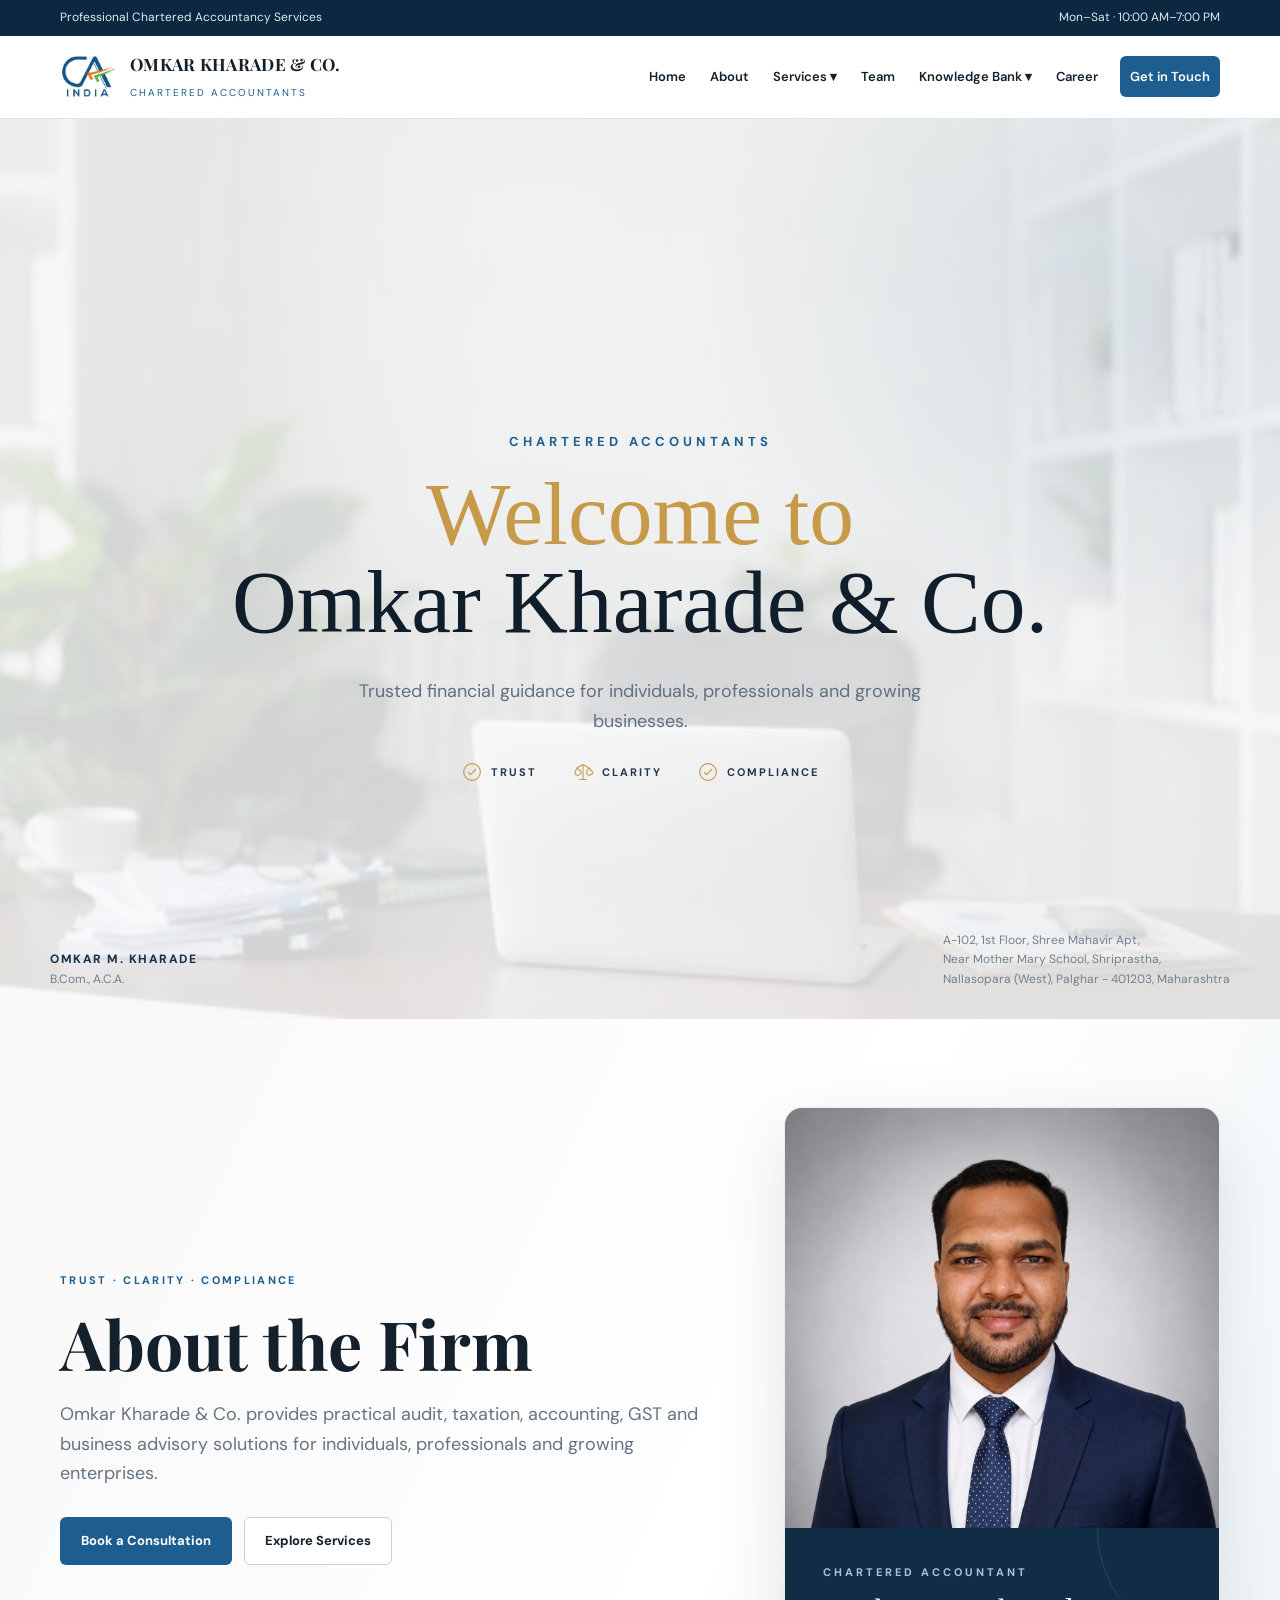
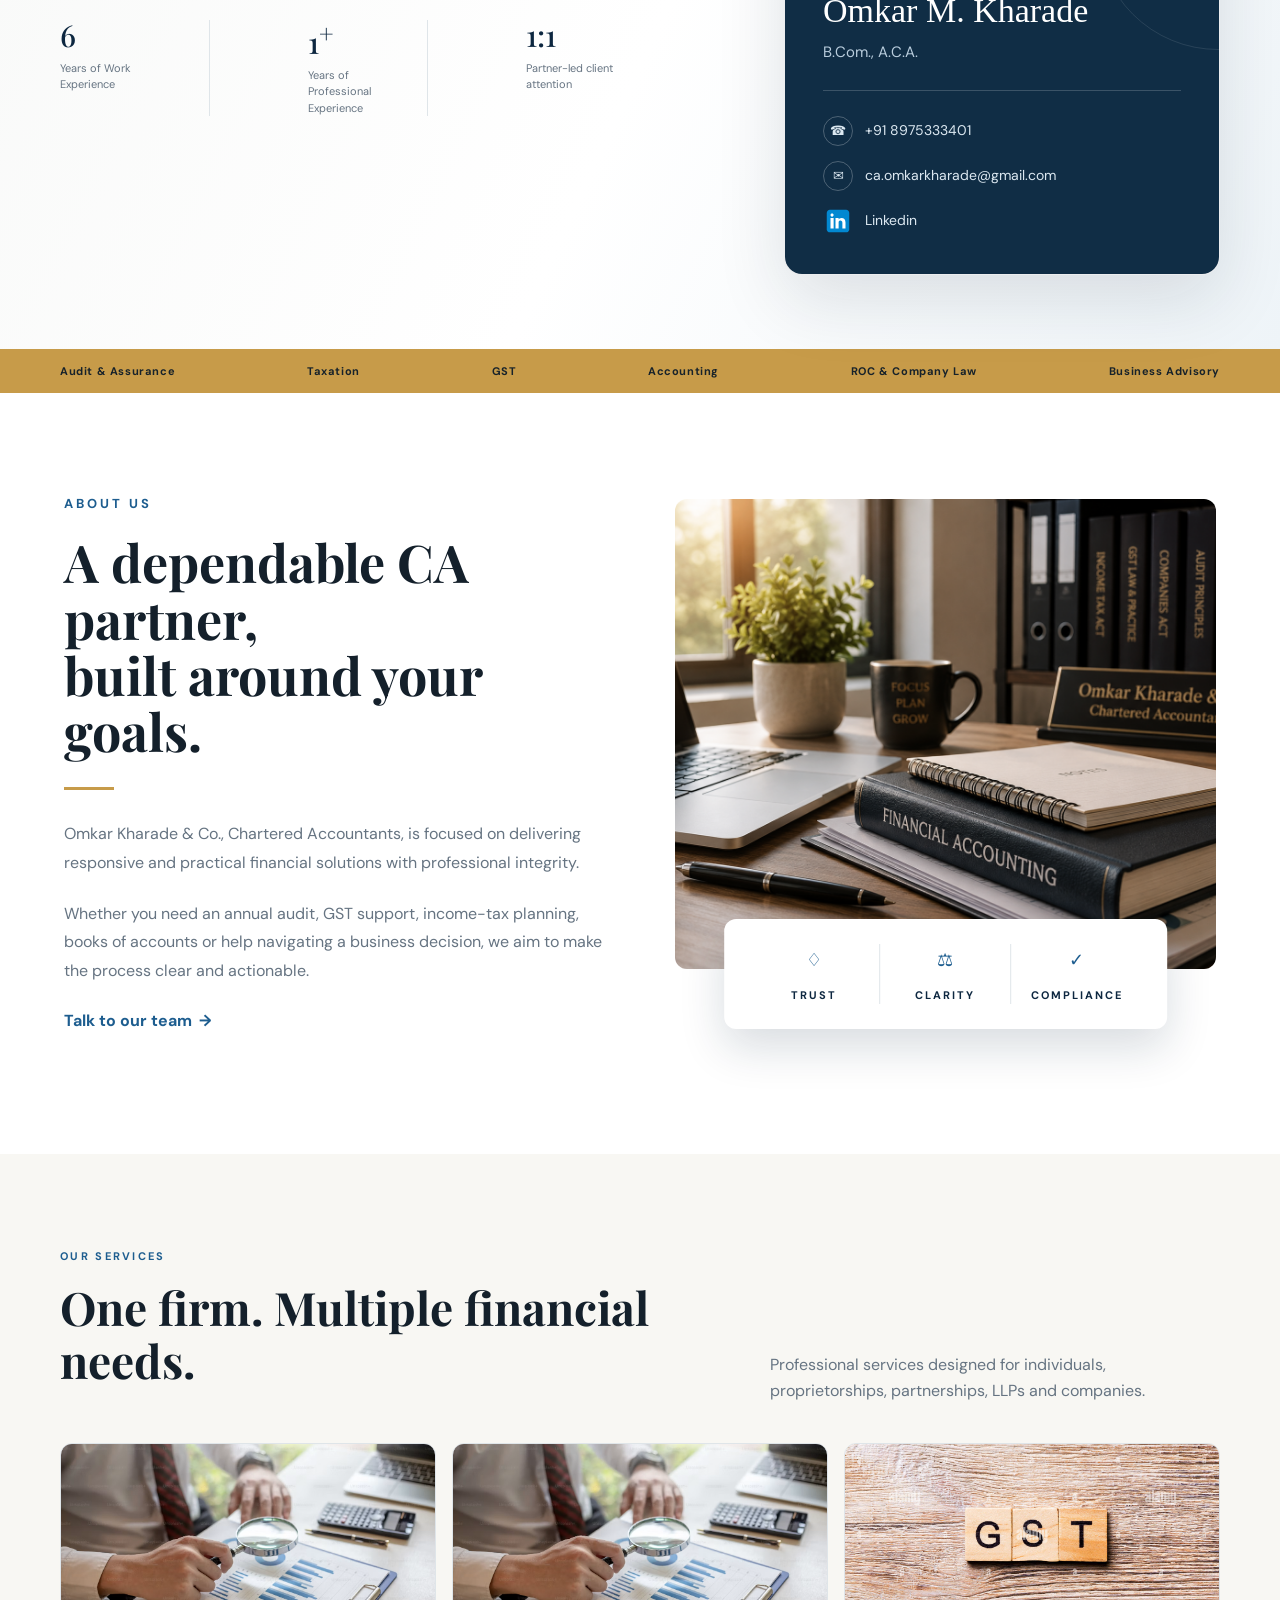
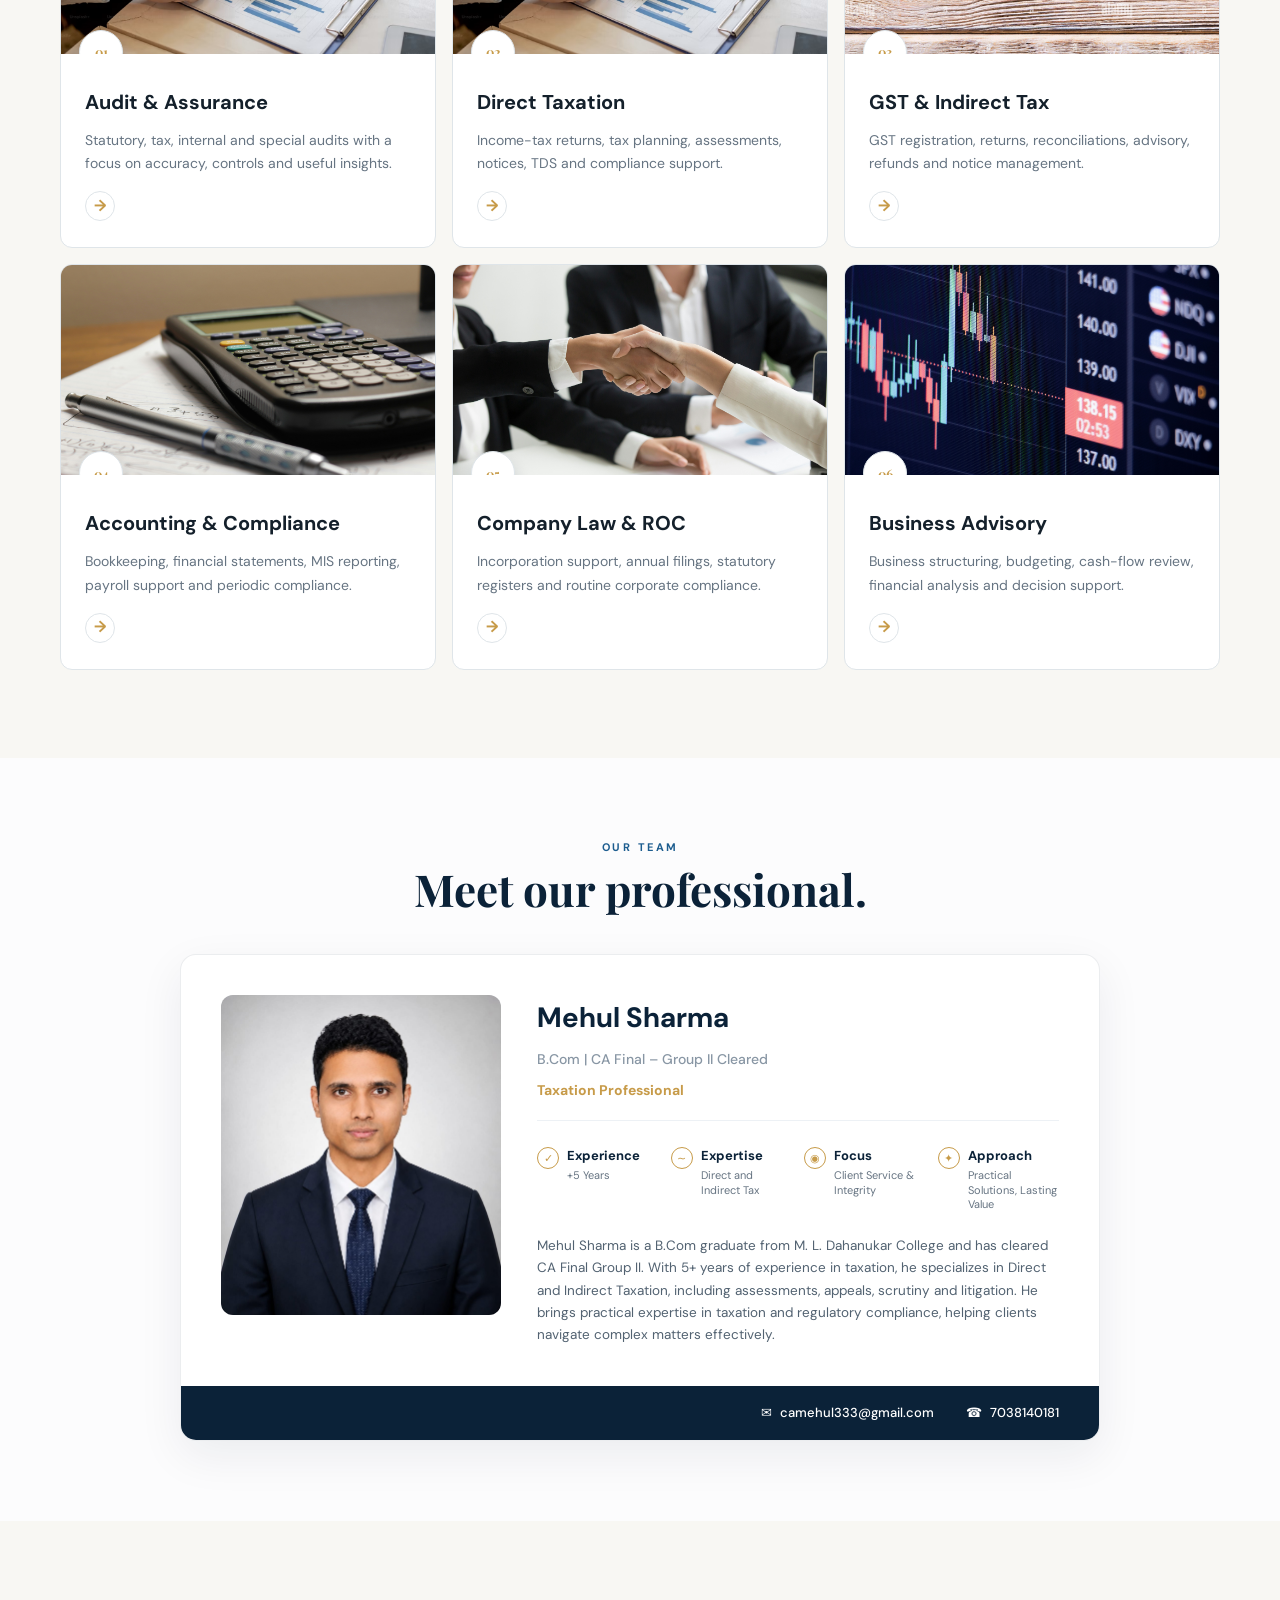
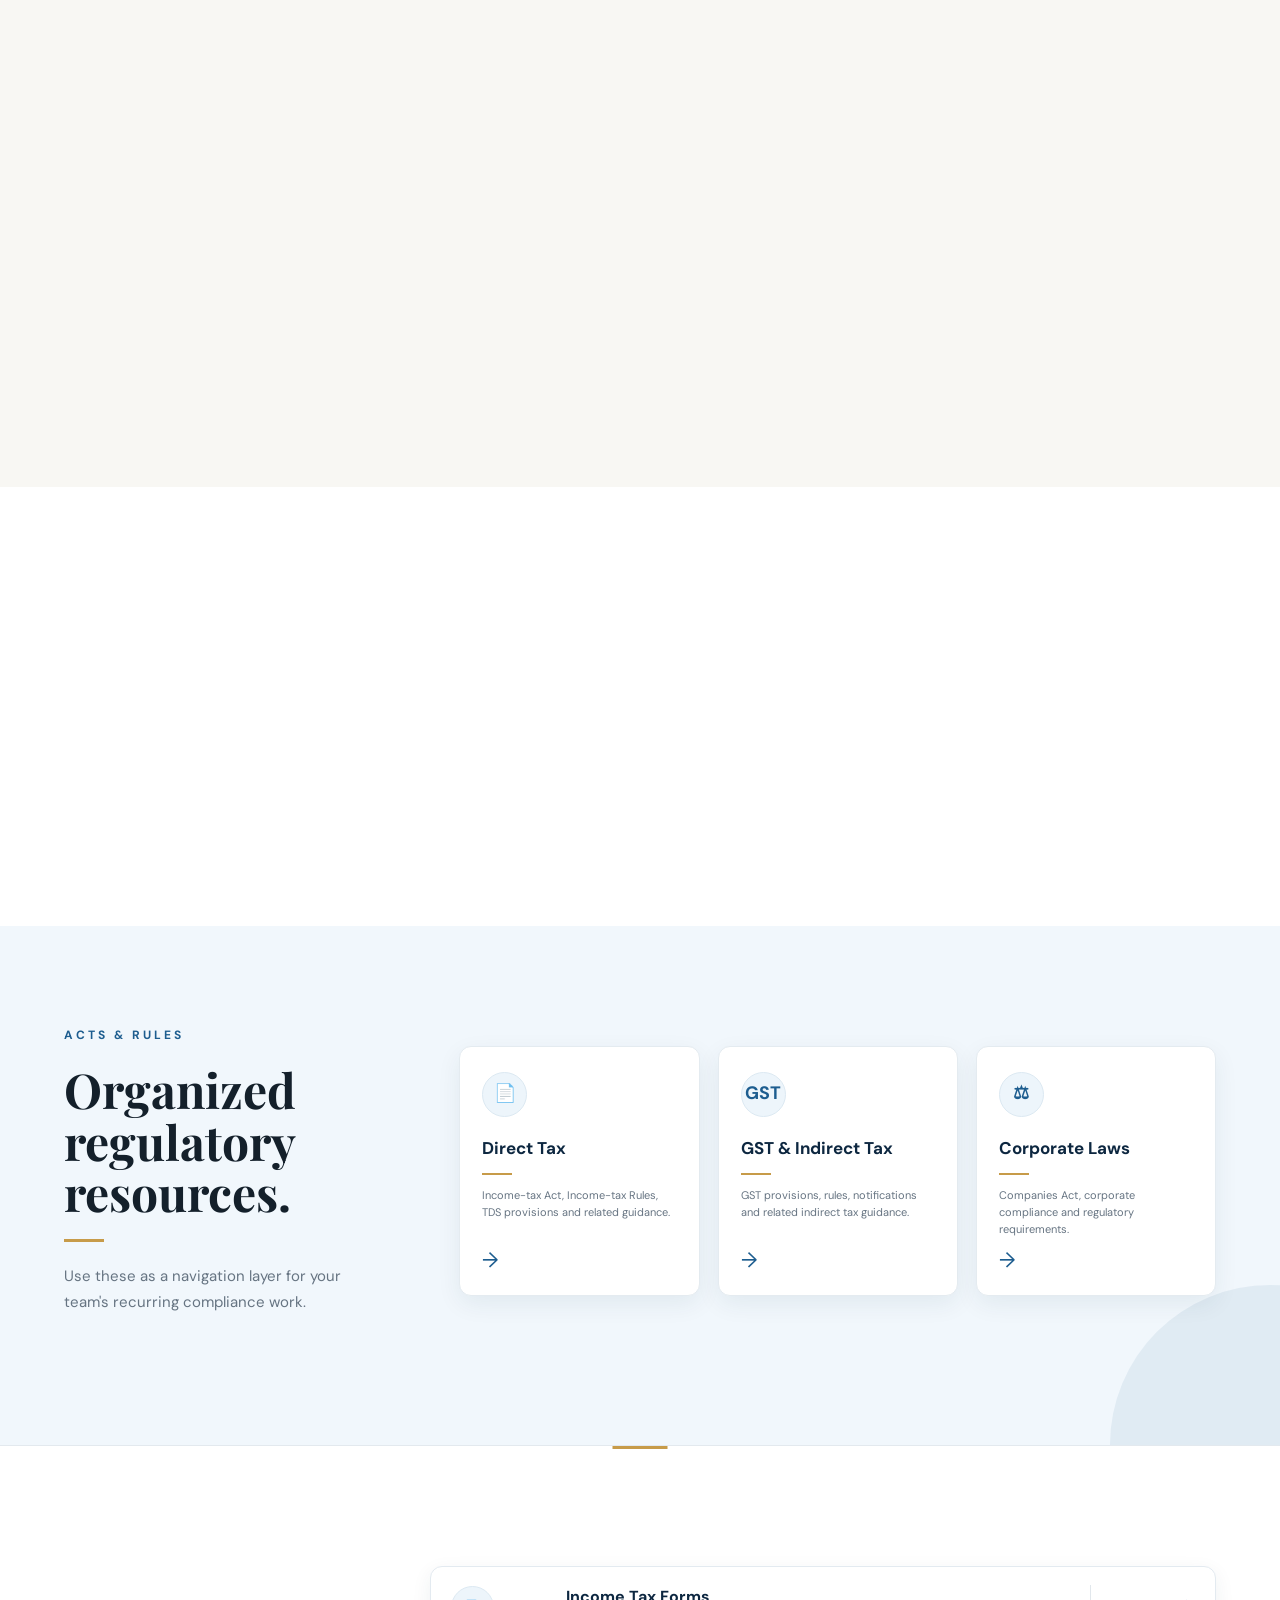
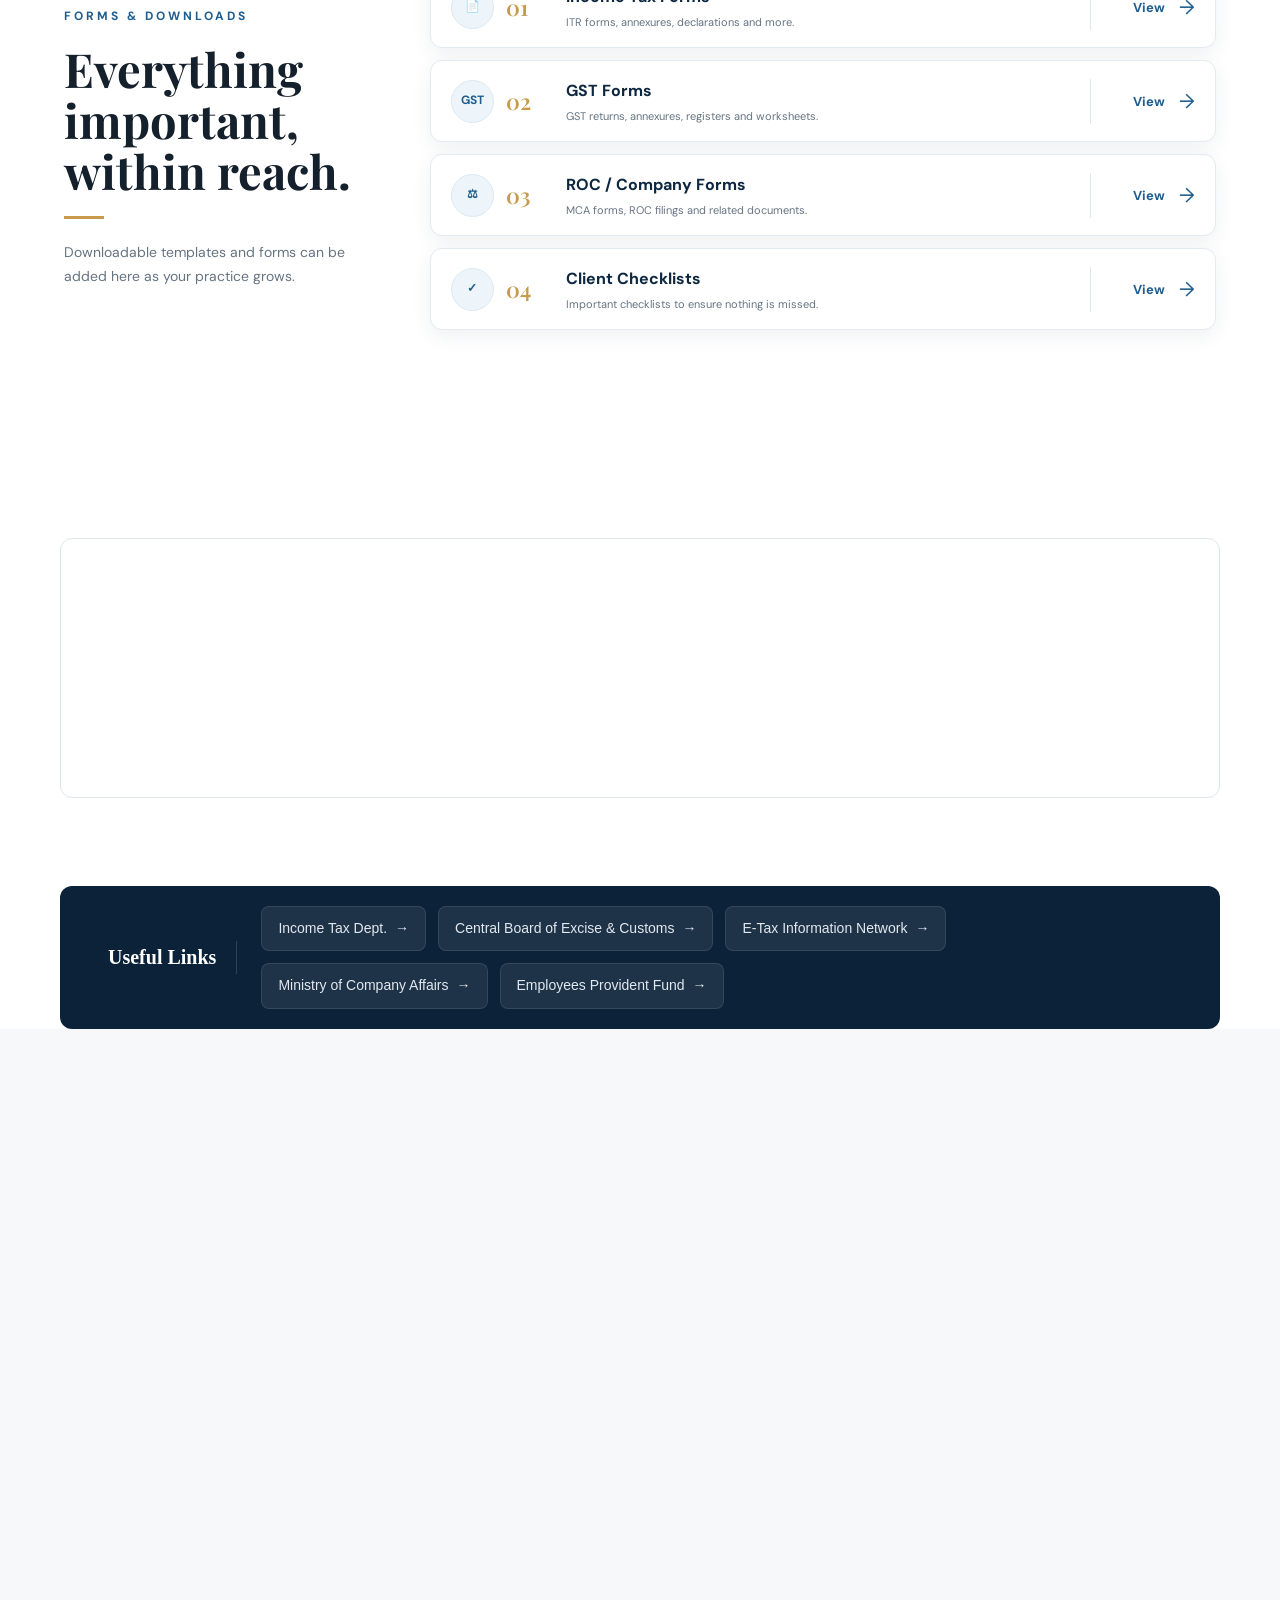
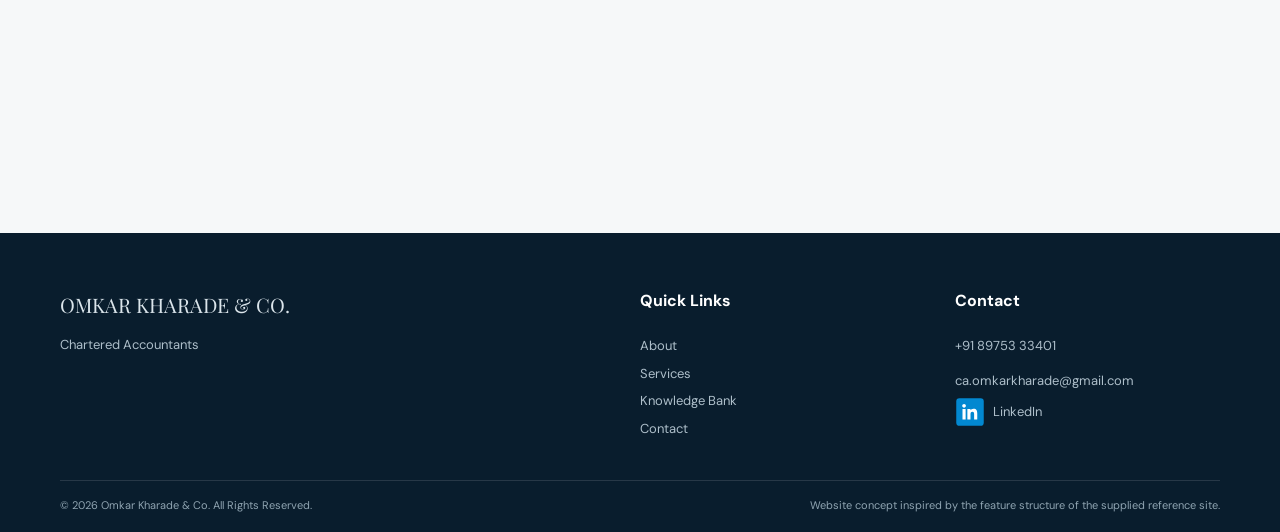
<file: index.html>
<!doctype html>
<html lang="en">
  <head>
    <meta charset="utf-8" />
    <meta name="viewport" content="width=device-width, initial-scale=1" />
    <meta
      name="description"
      content="Omkar Kharade & Co. — Chartered Accountants providing audit, taxation, GST, accounting and business advisory services."
    />
    <title>Omkar Kharade & Co. | Chartered Accountants</title>

    <!-- Canonical & robots -->
    <link rel="canonical" href="https://www.caomkarkharade.in/" />
    <meta name="robots" content="index, follow" />
    <meta name="author" content="Omkar Kharade & Co." />
    <meta
      name="keywords"
      content="Chartered Accountant, CA firm, audit, taxation, GST, accounting, business advisory, Nallasopara, Palghar, Maharashtra"
    />

    <!-- Open Graph / Facebook -->
    <meta property="og:type" content="website" />
    <meta property="og:site_name" content="Omkar Kharade & Co." />
    <meta
      property="og:title"
      content="Omkar Kharade & Co. | Chartered Accountants"
    />
    <meta
      property="og:description"
      content="Omkar Kharade & Co. — Chartered Accountants providing audit, taxation, GST, accounting and business advisory services."
    />
    <meta property="og:url" content="https://www.caomkarkharade.in/" />
    <meta property="og:image" content="https://www.caomkarkharade.in/logo.jpeg" />
    <meta property="og:locale" content="en_IN" />

    <!-- Twitter Card -->
    <meta name="twitter:card" content="summary_large_image" />
    <meta
      name="twitter:title"
      content="Omkar Kharade & Co. | Chartered Accountants"
    />
    <meta
      name="twitter:description"
      content="Omkar Kharade & Co. — Chartered Accountants providing audit, taxation, GST, accounting and business advisory services."
    />
    <meta name="twitter:image" content="https://www.caomkarkharade.in/logo.jpeg" />

    <link rel="preconnect" href="https://fonts.googleapis.com" />
    <link rel="preconnect" href="https://fonts.gstatic.com" crossorigin />
    <link
      href="https://fonts.googleapis.com/css2?family=DM+Sans:wght@400;500;600;700&family=Playfair+Display:wght@600;700&display=swap"
      rel="stylesheet"
    />
    <link rel="stylesheet" href="styles.css" />

    <!-- Structured data for local business SEO -->
    <script type="application/ld+json">
      {
        "@context": "https://schema.org",
        "@type": "AccountingService",
        "name": "Omkar Kharade & Co.",
        "image": "https://www.caomkarkharade.in/logo.jpeg",
        "url": "https://www.caomkarkharade.in/",
        "telephone": "+91-8975333401",
        "email": "ca.omkarkharade@gmail.com",
        "priceRange": "$$",
        "address": {
          "@type": "PostalAddress",
          "streetAddress": "A-102, 1st Floor, Shree Mahavir Apt, Near Mother Mary School, Shriprastha",
          "addressLocality": "Nallasopara (West), Palghar",
          "addressRegion": "Maharashtra",
          "postalCode": "401203",
          "addressCountry": "IN"
        },
        "openingHoursSpecification": {
          "@type": "OpeningHoursSpecification",
          "dayOfWeek": [
            "Monday",
            "Tuesday",
            "Wednesday",
            "Thursday",
            "Friday",
            "Saturday"
          ],
          "opens": "10:00",
          "closes": "19:00"
        },
        "sameAs": ["https://www.linkedin.com/in/omkar-kharade-25464417a/"]
      }
    </script>

    <style>
    .useful-links-bar {
      display: flex;
      align-items: center;
      background-color: #0b2238; /* Deep navy matching your second image */
      padding: 20px 48px;
      border-radius: 12px;
      gap: 24px;
      width: min(1160px, 92%);
      margin: 0 auto;
      box-sizing: border-box;
    }

    .bar-title {
      color: #ffffff;
      font-family: Georgia, serif; /* Matches serif headline style */
      font-size: 1.25rem;
      white-space: nowrap;
      margin: 0;
      padding-right: 20px;
      border-right: 1px solid rgba(255, 255, 255, 0.15);
    }

    .links-container {
      display: flex;
      flex-wrap: wrap; /* Allows wrapping on smaller screens */
      gap: 12px;
      flex-grow: 1;
    }

    .link-chip {
      display: inline-flex;
      align-items: center;
      gap: 8px;
      background: rgba(255, 255, 255, 0.08);
      color: #e2e8f0;
      text-decoration: none;
      padding: 10px 16px;
      border-radius: 8px;
      font-size: 0.875rem;
      font-family: "Segoe UI", sans-serif;
      border: 1px solid rgba(255, 255, 255, 0.1);
      transition: all 0.2s ease;
    }

    .link-chip:hover {
      background: #ffffff;
      color: #0b2238;
      transform: translateY(-2px);
    }

    /* Service card hover sub-list */
    .service-card-sublist {
      list-style: none;
      margin: 0;
      padding: 0;
      max-height: 0;
      overflow: hidden;
      transition:
        max-height 0.3s ease,
        margin-top 0.3s ease;
    }

    .service-card-sublist.open {
      max-height: 300px;
      margin-top: 14px;
    }

    .service-card-sublist li {
      padding: 8px 0;
      border-top: 1px solid rgba(0, 0, 0, 0.08);
      font-size: 0.88rem;
    }

    .service-card-sublist li::before {
      content: "· ";
    }
  </style>
  </head>
  <body>
    <div class="topbar">
      <div class="container topbar-inner">
        <span>Professional Chartered Accountancy Services</span
        ><span>Mon–Sat · 10:00 AM–7:00 PM</span>
      </div>
    </div>

    <header class="site-header" id="home">
      <div class="container nav-wrap">
        <a class="brand" href="#home" aria-label="Omkar Kharade and Co home">
          <img src="logo.jpeg" alt="CA India logo" />
          <div>
            <strong>OMKAR KHARADE &amp; CO.</strong
            ><small>CHARTERED ACCOUNTANTS</small>
          </div>
        </a>
        <button class="menu-toggle" aria-label="Open navigation">☰</button>
        <nav class="nav" aria-label="Primary navigation">
          <a href="#home">Home</a><a href="#about">About</a>
          <div class="nav-drop">
            <button>Services ▾</button>
            <div class="dropdown">
              <a href="#services">Audit &amp; Assurance</a
              ><a href="#services">Direct Taxation</a
              ><a href="#services">GST &amp; Indirect Tax</a
              ><a href="#services">Accounting &amp; Compliance</a
              ><a href="#services">Company Law &amp; ROC</a
              ><a href="#services">Business Advisory</a>
            </div>
          </div>
          <a href="#team">Team</a>
          <div class="nav-drop">
            <button>Knowledge Bank ▾</button>
            <div class="dropdown wide">
              <a href="#bulletins">Bulletins &amp; Updates</a
              ><a href="#utilities">Tax &amp; Compliance Utilities</a
              ><a href="#acts">Acts &amp; Rules</a
              ><a href="#forms">Forms &amp; Downloads</a>
            </div>
          </div>
          <a href="#career">Career</a>
          <a class="nav-cta" href="#contact">Get in Touch</a>
        </nav>
      </div>
    </header>

    <main>
      <!-- ================= WELCOME PAGE ================= -->
      <section class="welcome-page" id="welcome">
        <img class="welcome-bg" src="images/background.jpg" alt="" />

        <div class="welcome-content">
          <div class="welcome-logo">
            <!-- <span>CA</span> -->
          </div>

          <p class="welcome-eyebrow">CHARTERED ACCOUNTANTS</p>

          <h2>
            Welcome to<br />
            <span>Omkar Kharade & Co.</span>
          </h2>

          <p class="welcome-description">
            Trusted financial guidance for individuals, professionals and
            growing businesses.
          </p>

          <div class="welcome-details">
            <div class="welcome-detail">
              <span class="welcome-detail-icon">
                <svg
                  viewBox="0 0 24 24"
                  fill="none"
                  xmlns="http://www.w3.org/2000/svg"
                >
                  <circle
                    cx="12"
                    cy="12"
                    r="10"
                    stroke="currentColor"
                    stroke-width="1.4"
                  />
                  <path
                    d="M7.5 12.5l2.7 2.7L16.5 9"
                    stroke="currentColor"
                    stroke-width="1.4"
                    stroke-linecap="round"
                    stroke-linejoin="round"
                  />
                </svg>
              </span>
              <span>TRUST</span>
            </div>

            <div class="welcome-detail">
              <span class="welcome-detail-icon">
                <svg
                  viewBox="0 0 24 24"
                  fill="none"
                  xmlns="http://www.w3.org/2000/svg"
                >
                  <path
                    d="M12 3v18M8 21h8M12 3L5 7m7-4l7 4M5 7l-2.5 5a3 3 0 005 3 3 3 0 002.5-3L5 7zm14 0l-2.5 5a3 3 0 005 3 3 3 0 002.5-3L19 7z"
                    stroke="currentColor"
                    stroke-width="1.3"
                    stroke-linecap="round"
                    stroke-linejoin="round"
                  />
                </svg>
              </span>
              <span>CLARITY</span>
            </div>

            <div class="welcome-detail">
              <span class="welcome-detail-icon">
                <svg
                  viewBox="0 0 24 24"
                  fill="none"
                  xmlns="http://www.w3.org/2000/svg"
                >
                  <circle
                    cx="12"
                    cy="12"
                    r="10"
                    stroke="currentColor"
                    stroke-width="1.4"
                  />
                  <path
                    d="M7.5 12.5l2.7 2.7L16.5 9"
                    stroke="currentColor"
                    stroke-width="1.4"
                    stroke-linecap="round"
                    stroke-linejoin="round"
                  />
                </svg>
              </span>
              <span>COMPLIANCE</span>
            </div>
          </div>

          <!-- <a href="#home" class="welcome-button">
            Enter Website
            <span>→</span>
          </a> -->
        </div>

        <div class="welcome-bottom">
          <div>
            <strong>OMKAR M. KHARADE</strong>
            <br />
            B.Com., A.C.A.
          </div>

          <div>
            A-102, 1st Floor, Shree Mahavir Apt,<br />
            Near Mother Mary School, Shriprastha,<br />
            Nallasopara (West), Palghar - 401203, Maharashtra
          </div>
        </div>
      </section>
      <!-- ================= END WELCOME PAGE ================= -->
      <section class="hero">
        <div class="container hero-grid reveal-split">
          <div class="hero-copy">
            <span class="eyebrow">TRUST · CLARITY · COMPLIANCE</span>
            <h1>About the Firm</h1>
            <p>
              Omkar Kharade &amp; Co. provides practical audit, taxation,
              accounting, GST and business advisory solutions for individuals,
              professionals and growing enterprises.
            </p>
            <div class="hero-actions">
              <a class="btn primary" href="#contact">Book a Consultation</a
              ><a class="btn secondary" href="#services">Explore Services</a>
            </div>
            <div class="hero-stats">

    <div>
        <b>6</b>
        <span>Years of Work Experience</span>
    </div>

    <div>
        <b>1<sup>+</sup></b>
        <span>Years of Professional Experience</span>
    </div>

    <div>
        <b>1:1</b>
        <span>Partner-led client attention</span>
    </div>

</div>
          </div>
          <!-- CA PROFILE CARD -->
          <div class="ca-profile">
            <!-- Profile Image -->
            <div class="ca-profile-image">
              <img
                src="images/profile.jpeg"
                alt="Omkar M. Kharade - Chartered Accountant"
              />
            </div>

            <!-- Profile Information -->
            <div class="ca-profile-content">
              <p class="ca-profile-label">CHARTERED ACCOUNTANT</p>

              <h2>Omkar M. Kharade</h2>

              <p class="ca-qualification">B.Com., A.C.A.</p>

              <div class="ca-divider"></div>

              <div class="ca-contact">
                <a href="tel:+918975333401">
                  <span class="contact-icon">☎</span>
                  <span>+91 8975333401</span>
                </a>

                <a href="mailto:ca.omkarkharade@gmail.com">
                  <span class="contact-icon">✉</span>
                  <span>ca.omkarkharade@gmail.com</span>
                </a>

                <a href="https://www.linkedin.com/in/omkar-kharade-25464417a/">
                  <span class="contact-icon-linkedin"
                    ><svg
                      xmlns="http://www.w3.org/2000/svg"
                      x="0px"
                      y="0px"
                      width="48"
                      height="48"
                      viewBox="0 0 48 48"
                    >
                      <path
                        fill="#0288D1"
                        d="M42,37c0,2.762-2.238,5-5,5H11c-2.761,0-5-2.238-5-5V11c0-2.762,2.239-5,5-5h26c2.762,0,5,2.238,5,5V37z"
                      ></path>
                      <path
                        fill="#FFF"
                        d="M12 19H17V36H12zM14.485 17h-.028C12.965 17 12 15.888 12 14.499 12 13.08 12.995 12 14.514 12c1.521 0 2.458 1.08 2.486 2.499C17 15.887 16.035 17 14.485 17zM36 36h-5v-9.099c0-2.198-1.225-3.698-3.192-3.698-1.501 0-2.313 1.012-2.707 1.99C24.957 25.543 25 26.511 25 27v9h-5V19h5v2.616C25.721 20.5 26.85 19 29.738 19c3.578 0 6.261 2.25 6.261 7.274L36 36 36 36z"
                      ></path></svg
                  ></span>
                  <span>Linkedin</span>
                </a>
              </div>
            </div>
          </div>
          <!-- END CA PROFILE CARD -->
        </div>
      </section>

      <section class="trust-strip">
        <div class="container trust-items">
          <span>Audit &amp; Assurance</span><span>Taxation</span><span>GST</span
          ><span>Accounting</span><span>ROC &amp; Company Law</span
          ><span>Business Advisory</span>
        </div>
      </section>

      <section class="about-modern" id="about">

    <div class="about-modern-container">

        <!-- LEFT SIDE -->
        <div class="about-modern-content">

            <span class="about-modern-eyebrow">ABOUT US</span>

            <h2>
                A dependable CA partner,<br>
                built around your goals.
            </h2>

            <div class="about-gold-line"></div>

            <p>
                Omkar Kharade &amp; Co., Chartered Accountants, is focused on
                delivering responsive and practical financial solutions with
                professional integrity.
            </p>

            <p>
                Whether you need an annual audit, GST support, income-tax
                planning, books of accounts or help navigating a business
                decision, we aim to make the process clear and actionable.
            </p>

            <a href="#team" class="about-team-link">
                Talk to our team <span>→</span>
            </a>

        </div>


        <!-- RIGHT SIDE -->
        <div class="about-modern-visual">

            <div class="about-office-image">
                <img src="images/about-office.jpg"
                     alt="Professional financial advisory office">
            </div>

            <!-- FLOATING VALUES CARD -->
            <div class="about-values-card">

                <div class="about-value">
                    <div class="about-value-icon">♢</div>
                    <span>TRUST</span>
                </div>

                <div class="about-value">
                    <div class="about-value-icon">⚖</div>
                    <span>CLARITY</span>
                </div>

                <div class="about-value">
                    <div class="about-value-icon">✓</div>
                    <span>COMPLIANCE</span>
                </div>

            </div>

        </div>

    </div>

</section>

      <section class="section muted" id="services">
        <div class="container">
          <div class="section-head reveal">
            <div>
              <span class="eyebrow">OUR SERVICES</span>
              <h2>One firm. Multiple financial needs.</h2>
            </div>
            <p>
              Professional services designed for individuals, proprietorships,
              partnerships, LLPs and companies.
            </p>
          </div>
          <div class="service-grid reveal-grid">
            <article class="service-card">
              <div class="service-card-media">
                <img
                  src="images/compartment/audit and assurence.png"
                  alt="Audit &amp; Assurance"
                  loading="lazy"
                />
                <span class="service-card-badge">01</span>
              </div>
              <div class="service-card-body">
                <h3>Audit &amp; Assurance</h3>
                <p>
                  Statutory, tax, internal and special audits with a focus on
                  accuracy, controls and useful insights.
                </p>
                <a
                  class="service-card-link"
                  href="#contact"
                  aria-label="Enquire about Audit &amp; Assurance"
                  ><span>→</span></a
                >
                <ul class="service-card-sublist">
                  <li>Statutory Audit</li>
                  <li>Tax Audit</li>
                  <li>Internal Audit</li>
                  <li>Certifications</li>
                </ul>
              </div>
            </article>
            <article class="service-card">
              <div class="service-card-media">
                <img
                  src="images/compartment/audit and assurence.png"
                  alt="Direct Taxation"
                  loading="lazy"
                />
                <span class="service-card-badge">02</span>
              </div>
              <div class="service-card-body">
                <h3>Direct Taxation</h3>
                <p>
                  Income-tax returns, tax planning, assessments, notices, TDS
                  and compliance support.
                </p>
                <a
                  class="service-card-link"
                  href="#contact"
                  aria-label="Enquire about Direct Taxation"
                  ><span>→</span></a
                >
                <ul class="service-card-sublist">
                  <li>ITR Filing</li>
                  <li>Tax Advisory</li>
                  <li>Scrutiny &amp; Notices</li>
                  <li>Appeals</li>
                  <li>TDS / TCS</li>
                </ul>
              </div>
            </article>
            <article class="service-card">
              <div class="service-card-media">
                <img
                  src="images/compartment/GST.jpg"
                  alt="GST &amp; Indirect Tax"
                  loading="lazy"
                />
                <span class="service-card-badge">03</span>
              </div>
              <div class="service-card-body">
                <h3>GST &amp; Indirect Tax</h3>
                <p>
                  GST registration, returns, reconciliations, advisory, refunds
                  and notice management.
                </p>
                <a
                  class="service-card-link"
                  href="#contact"
                  aria-label="Enquire about GST &amp; Indirect Tax"
                  ><span>→</span></a
                >
                <ul class="service-card-sublist">
                  <li>Registration</li>
                  <li>Monthly &amp; Annual Returns</li>
                  <li>ITC Reconciliation</li>
                  <li>GST Audit</li>
                </ul>
              </div>
            </article>
            <article class="service-card">
              <div class="service-card-media">
                <img
                  src="images/compartment/direct taxation.jpg"
                  alt="Accounting &amp; Compliance"
                  loading="lazy"
                />
                <span class="service-card-badge">04</span>
              </div>
              <div class="service-card-body">
                <h3>Accounting &amp; Compliance</h3>
                <p>
                  Bookkeeping, financial statements, MIS reporting, payroll
                  support and periodic compliance.
                </p>
                <a
                  class="service-card-link"
                  href="#contact"
                  aria-label="Enquire about Accounting &amp; Compliance"
                  ><span>→</span></a
                >
                <ul class="service-card-sublist">
                  <li>Bookkeeping</li>
                  <li>Final Accounts</li>
                  <li>MIS Reports</li>
                  <li>Payroll</li>
                </ul>
              </div>
            </article>
            <article class="service-card">
              <div class="service-card-media">
                <img
                  src="images/compartment/shakinghand.jpg"
                  alt="Company Law &amp; ROC"
                  loading="lazy"
                />
                <span class="service-card-badge">05</span>
              </div>
              <div class="service-card-body">
                <h3>Company Law &amp; ROC</h3>
                <p>
                  Incorporation support, annual filings, statutory registers and
                  routine corporate compliance.
                </p>
                <a
                  class="service-card-link"
                  href="#contact"
                  aria-label="Enquire about Company Law &amp; ROC"
                  ><span>→</span></a
                >
                <ul class="service-card-sublist">
                  <li>Incorporation</li>
                  <li>ROC Filings</li>
                  <li>LLP Compliance</li>
                  <li>Strike Off</li>
                </ul>
              </div>
            </article>
            <article class="service-card">
              <div class="service-card-media">
                <img
                  src="images/compartment/advisory.jpg"
                  alt="Business Advisory"
                  loading="lazy"
                />
                <span class="service-card-badge">06</span>
              </div>
              <div class="service-card-body">
                <h3>Business Advisory</h3>
                <p>
                  Business structuring, budgeting, cash-flow review, financial
                  analysis and decision support.
                </p>
                <a
                  class="service-card-link"
                  href="#contact"
                  aria-label="Enquire about Business Advisory"
                  ><span>→</span></a
                >
                <ul class="service-card-sublist">
                  <li>Startup Support</li>
                  <li>Entity Structuring</li>
                  <li>Due Diligence</li>
                  <li>Regulatory Support</li>
                </ul>
              </div>
            </article>
          </div>
        </div>
      </section>
      <section class="team-section" id="team">
        <div class="container">
          <div class="team-header">
            <span class="team-eyebrow">OUR TEAM</span>
            <h2>Meet our professional.</h2>
          </div>

          <div class="team-card">
            <div class="team-card-inner">
              <!-- Photo -->
              <div class="team-photo-col">
                <img
                  src="images/mehul_bhaiya.jpg"
                  alt="Mehul Sharma"
                  class="team-photo"
                />
              </div>

              <!-- Details -->
              <div class="team-info-col">
                <h3 class="team-member-name">Mehul Sharma</h3>
                <p class="team-member-qual">
                  B.Com | CA Final – Group II Cleared
                </p>
                <p class="team-member-role">Taxation Professional</p>

                <div class="team-stats-grid">
                  <div class="team-stat-item">
                    <span class="stat-icon">&#10003;</span>
                    <div>
                      <strong>Experience</strong>
                      <p>+5 Years</p>
                    </div>
                  </div>
                  <div class="team-stat-item">
                    <span class="stat-icon">&#8764;</span>
                    <div>
                      <strong>Expertise</strong>
                      <p>Direct and Indirect Tax</p>
                    </div>
                  </div>
                  <div class="team-stat-item">
                    <span class="stat-icon">&#9673;</span>
                    <div>
                      <strong>Focus</strong>
                      <p>Client Service &amp; Integrity</p>
                    </div>
                  </div>
                  <div class="team-stat-item">
                    <span class="stat-icon">&#10022;</span>
                    <div>
                      <strong>Approach</strong>
                      <p>Practical Solutions, Lasting Value</p>
                    </div>
                  </div>
                </div>

                <p class="team-member-bio">
                  Mehul Sharma is a B.Com graduate from M. L. Dahanukar College
                  and has cleared CA Final Group II. With 5+ years of experience
                  in taxation, he specializes in Direct and Indirect Taxation,
                  including assessments, appeals, scrutiny and litigation. He
                  brings practical expertise in taxation and regulatory
                  compliance, helping clients navigate complex matters
                  effectively.
                </p>
              </div>
            </div>

            <!-- Contact Strip -->
            <div class="team-card-footer">
              <a href="mailto:camehul333@gmail.com" class="footer-contact-link">
                <span>&#9993;</span> camehul333@gmail.com
              </a>
              <a href="tel:+917038140181" class="footer-contact-link">
                <span>&#9742;</span> 7038140181
              </a>
            </div>
          </div>
        </div>
      </section>


      <section class="section muted" id="bulletins">
        <div class="container">
          <div class="section-head reveal">
            <div>
              <span class="eyebrow">UPDATES</span>
              <h2>Bulletins &amp; regulatory watch.</h2>
            </div>
            <p>
              A structured place for income-tax, GST, RBI/SEBI and company-law
              updates.
            </p>
          </div>
          <div class="bulletin-grid reveal-stagger">
            <article>
              <span>DIRECT TAX</span>
              <h3>Income-tax updates</h3>
              <p>Important notifications, circulars and filing reminders.</p>
              <a href="https://www.incometax.gov.in/iec/foportal/latest-news"
                >Request latest update →</a
              >
            </article>
            <article>
              <span>GST</span>
              <h3>GST &amp; indirect tax</h3>
              <p>Compliance changes, return guidance and practical notes.</p>
              <a href="https://www.gst.gov.in/newsandupdates"
                >Request latest update →</a
              >
            </article>
            <article>
              <span>CORPORATE</span>
              <h3>ROC &amp; company law</h3>
              <p>Corporate filing, governance and regulatory developments.</p>
              <a
                href="https://www.mca.gov.in/content/mca/global/en/notifications-tender/news-updates/updates.html"
                >Request latest update →</a
              >
            </article>
          </div>
        </div>
      </section>

      <section class="section" id="utilities">
        <div class="container">
          <div class="section-head reveal">
            <div>
              <span class="eyebrow">UTILITIES</span>
              <h2>Compliance reference desk.</h2>
            </div>
            <p>
              Quick-access categories for rates, filing fees, codes and
              reference information.
            </p>
          </div>
          <div class="utility-grid reveal-stagger">
            <button>Income-tax rates</button><button>TDS rates</button
            ><button>Depreciation rates</button><button>ROC filing fees</button
            ><button>Cost Inflation Index</button
            ><button>HSN / SAC reference</button
            ><button>IFSC / MICR lookup</button
            ><button>GST rate reference</button>
          </div>
        </div>
      </section>

      <section class="acts-rules-section" id="acts">

    <div class="acts-rules-container">

        <!-- LEFT SIDE -->
        <div class="acts-rules-intro">

            <span class="acts-rules-eyebrow">
                ACTS &amp; RULES
            </span>

            <h2>
                Organized regulatory<br>
                resources.
            </h2>

            <div class="acts-gold-line"></div>

            <p>
                Use these as a navigation layer for your team's
                recurring compliance work.
            </p>

        </div>

        <!-- RIGHT SIDE -->
        <div class="acts-rules-cards">

            <!-- DIRECT TAX -->
            <a href="https://www.incometaxindia.gov.in/"
               target="_blank"
               rel="noopener noreferrer"
               class="act-card">

                <div class="act-icon">📄</div>

                <h3>Direct Tax</h3>

                <div class="act-card-line"></div>

                <p>
                    Income-tax Act, Income-tax Rules,
                    TDS provisions and related guidance.
                </p>

                <span class="act-arrow">→</span>

            </a>


            <!-- GST -->
            <a href="https://www.gst.gov.in/docadvisor/"
               target="_blank"
               rel="noopener noreferrer"
               class="act-card">

                <div class="act-icon">GST</div>

                <h3>GST &amp; Indirect Tax</h3>

                <div class="act-card-line"></div>

                <p>
                    GST provisions, rules, notifications
                    and related indirect tax guidance.
                </p>

                <span class="act-arrow">→</span>

            </a>


            <!-- CORPORATE LAW -->
            <a href="https://www.mca.gov.in/"
               target="_blank"
               rel="noopener noreferrer"
               class="act-card">

                <div class="act-icon">⚖</div>

                <h3>Corporate Laws</h3>

                <div class="act-card-line"></div>

                <p>
                    Companies Act, corporate compliance
                    and regulatory requirements.
                </p>

                <span class="act-arrow">→</span>

            </a>

        </div>

    </div>

</section>

      <section class="forms-modern" id="forms">

    <div class="forms-modern-container">

        <!-- LEFT SIDE -->
        <div class="forms-modern-intro">

            <span class="forms-modern-eyebrow">
                FORMS &amp; DOWNLOADS
            </span>

            <h2>
                Everything important,<br>
                within reach.
            </h2>

            <div class="forms-gold-line"></div>

            <p>
                Downloadable templates and forms can be
                added here as your practice grows.
            </p>

        </div>


        <!-- RIGHT SIDE -->
        <div class="forms-list">

            <a href="#contact" class="form-row">

                <div class="form-icon">📄</div>

                <div class="form-number">01</div>

                <div class="form-details">
                    <h3>Income Tax Forms</h3>
                    <p>ITR forms, annexures, declarations and more.</p>
                </div>

                <div class="form-view">
                    <span>View</span>
                    <b>→</b>
                </div>

            </a>


            <a href="#contact" class="form-row">

                <div class="form-icon">GST</div>

                <div class="form-number">02</div>

                <div class="form-details">
                    <h3>GST Forms</h3>
                    <p>GST returns, annexures, registers and worksheets.</p>
                </div>

                <div class="form-view">
                    <span>View</span>
                    <b>→</b>
                </div>

            </a>


            <a href="#contact" class="form-row">

                <div class="form-icon">⚖</div>

                <div class="form-number">03</div>

                <div class="form-details">
                    <h3>ROC / Company Forms</h3>
                    <p>MCA forms, ROC filings and related documents.</p>
                </div>

                <div class="form-view">
                    <span>View</span>
                    <b>→</b>
                </div>

            </a>


            <a href="#contact" class="form-row">

                <div class="form-icon">✓</div>

                <div class="form-number">04</div>

                <div class="form-details">
                    <h3>Client Checklists</h3>
                    <p>Important checklists to ensure nothing is missed.</p>
                </div>

                <div class="form-view">
                    <span>View</span>
                    <b>→</b>
                </div>

            </a>

        </div>

    </div>

</section>

      

      <section class="section" id="career">
        <div class="container career-card reveal-split">
          <div>
            <span class="eyebrow">CAREERS</span>
            <h2>Build your career with us.</h2>
            <p>
              We welcome motivated commerce graduates, CA students and
              professionals who value learning, ethics and client service.
            </p>
          </div>
          <a
            class="btn primary"
            href="https://mail.google.com/mail/?view=cm&fs=1&to=ca.omkarkharade@gmail.com&su=Career%20Enquiry%20-%20CV%20Submission&body=Hi%2C%0A%0AI%27d%20like%20to%20apply%20for%20a%20position.%20Please%20find%20my%20CV%20attached.%0A%0AName%3A%20%0APhone%3A%20%0APosition%20of%20Interest%3A%20%0A%0AThanks!"
            target="_blank"
            rel="noopener"
            >Send CV</a
          >
        </div>
      </section>

      <div class="useful-links-bar">
        <h3 class="bar-title">Useful Links</h3>
        <div class="links-container">
          <a href="https://www.incometax.gov.in/iec/foportal/" class="link-chip"
            >Income Tax Dept. <span class="arrow">&rarr;</span></a
          >
          <a href="https://www.cbic.gov.in/" class="link-chip"
            >Central Board of Excise & Customs
            <span class="arrow">&rarr;</span></a
          >
          <a
            href="https://www.incometaxindia.gov.in/tax-informations-network"
            class="link-chip"
            >E-Tax Information Network <span class="arrow">&rarr;</span></a
          >
          <a
            href="https://www.mca.gov.in/content/mca/global/en/home.html"
            class="link-chip"
            >Ministry of Company Affairs <span class="arrow">&rarr;</span></a
          >
          <a href="https://www.epfo.gov.in/" class="link-chip"
            >Employees Provident Fund <span class="arrow">&rarr;</span></a
          >
        </div>
      </div>

      <section class="section contact-section" id="contact">
        <div class="container contact-grid reveal-split">
          <div>
            <span class="eyebrow">GET IN TOUCH</span>
            <h2>Let's discuss your next financial decision.</h2>
            <p>Share a few details and our office can get back to you.</p>
            <div class="contact-info">
              <p>
                <b>Office</b><br />A-102, 1st Floor, Shree Mahavir Apt,<br />Near
                Mother Mary School,<br />Shriprastha, Nallasopara (West),<br />Palghar
                – 401203, Maharashtra
              </p>
              
              <p> 
                <b>Phone</b><br /><a href="tel:+918975333401">+91 8975333401</a>
              </p>
              <p>
                <b>Email</b><br /><a href="mailto:ca.omkarkharade@gmail.com"
                  >ca.omkarkharade@gmail.com</a
                >
              </p>
            </div>
          </div>
          <form class="contact-form" onsubmit="openGmailEnquiry(event)">
            <label
              >Name<input required name="name" placeholder="Your name" /></label
            ><label
              >Email<input
                required
                type="email"
                name="email"
                placeholder="you@example.com" /></label
            ><label>Mobile<input name="mobile" placeholder="+91" /></label
            ><label>City<input name="city" placeholder="City" /></label
            ><label
              >How can we help?<textarea
                required
                name="query"
                rows="5"
                placeholder="Tell us what you need help with..."
              ></textarea></label
            ><button class="btn primary" type="submit">Send Enquiry</button>
            <p class="form-note" id="formNote"></p>
          </form>
        </div>
      </section>
    </main>

    <footer>
      <div class="container footer-grid">
        <div>
          <div class="footer-brand">OMKAR KHARADE &amp; CO.</div>
          <p>Chartered Accountants</p>
        </div>
        <div>
          <h4>Quick Links</h4>
          <a href="#about">About</a><a href="#services">Services</a
          ><a href="#calculators">Knowledge Bank</a
          ><a href="#contact">Contact</a>
        </div>
        <div>
          <h4>Contact</h4>
          <p>+91 89753 33401</p>
          <a
            href="https://mail.google.com/mail/?view=cm&fs=1&to=ca.omkarkharade@gmail.com&su=Career%20Enquiry%20-%20CV%20Submission&body=Hi%2C%0A%0AI%27d%20like%20to%20apply%20for%20a%20position.%20Please%20find%20my%20CV%20attached.%0A%0AName%3A%20%0APhone%3A%20%0APosition%20of%20Interest%3A%20%0A%0AThanks!"
            target="_blank"
            rel="noopener">ca.omkarkharade@gmail.com</a>
          <div class="footer-linkedin-custom">
    <a href="https://www.linkedin.com/in/omkar-kharade-25464417a/" target="_blank">
        <span class="contact-icon-linkedin">
            <svg
    xmlns="http://www.w3.org/2000/svg"
    width="48"
    height="48"
    viewBox="0 0 48 48"
    aria-label="LinkedIn"
>
    <rect
        x="2"
        y="2"
        width="44"
        height="44"
        rx="5"
        fill="#0288D1"
    />

    <path
        fill="#FFF"
        d="M12 19h5v17h-5V19zm2.5-8c1.66 0 3 1.34 3 3s-1.34 3-3 3-3-1.34-3-3 1.34-3 3-3zM20 19h4.8v2.32h.07c.67-1.27 2.3-2.6 4.73-2.6 5.06 0 6 3.33 6 7.66V36h-5v-8.13c0-1.94-.04-4.44-2.7-4.44-2.7 0-3.11 2.1-3.11 4.3V36h-5V19z"
    />
</svg>
        </span>
        <span>LinkedIn</span>
    </a>
</div>
        </div>
      </div>
      <div class="container copyright">
        © 2026 Omkar Kharade &amp; Co. All Rights Reserved.
        <span
          >Website concept inspired by the feature structure of the supplied
          reference site.</span
        >
      </div>
    </footer>
    <script src="script.js"></script>
    <script>
      function openGmailEnquiry(event) {
        event.preventDefault();
        var form = event.target;
        var name = form.name.value.trim();
        var email = form.email.value.trim();
        var mobile = form.mobile.value.trim();
        var city = form.city.value.trim();
        var query = form.query.value.trim();

        var subject = "New enquiry from website";
        var body =
          "Name: " +
          name +
          "\nEmail: " +
          email +
          "\nMobile: " +
          mobile +
          "\nCity: " +
          city +
          "\n\nQuery:\n" +
          query;

        var gmailUrl =
          "https://mail.google.com/mail/?view=cm&fs=1" +
          "&to=" +
          encodeURIComponent("ca.omkarkharade@gmail.com") +
          "&su=" +
          encodeURIComponent(subject) +
          "&body=" +
          encodeURIComponent(body);

        window.open(gmailUrl, "_blank", "noopener");

        var note = document.getElementById("formNote");
        if (note) {
          note.textContent = "Opening Gmail with your enquiry pre-filled…";
        }
      }
    </script>
    <script>
      document.querySelectorAll(".service-card").forEach(function (card) {
        var link = card.querySelector(".service-card-link");
        var sublist = card.querySelector(".service-card-sublist");
        if (!link || !sublist) return;

        function openList() {
          sublist.classList.add("open");
          link.setAttribute("aria-expanded", "true");
        }
        function closeList() {
          sublist.classList.remove("open");
          link.setAttribute("aria-expanded", "false");
        }

        // Hover on the whole card opens/closes the list
        card.addEventListener("mouseenter", openList);
        card.addEventListener("mouseleave", closeList);

        // Keyboard users: focusing the link does the same
        link.addEventListener("focus", openList);
        link.addEventListener("blur", closeList);

        // Touch devices: tap the arrow to toggle instead of navigating
        link.addEventListener("click", function (e) {
          e.preventDefault();
          sublist.classList.contains("open") ? closeList() : openList();
        });
      });
    </script>
  </body>
</html>
</file>
<file: styles.css>
:root {
    --ink: #14202b;
    --muted: #667482;
    --navy: #0d2740;
    --blue: #1d5d8f;
    --gold: #c79b49;
    --paper: #f8f7f3;
    --line: #dfe5e9;
    --white: #fff;
    --shadow: 0 18px 50px rgba(13, 39, 64, .10)
}

* {
    box-sizing: border-box
}

html {
    scroll-behavior: smooth
}

body {
    margin: 0;
    font-family: "DM Sans", Arial, sans-serif;
    color: var(--ink);
    background: var(--white);
    line-height: 1.65
}

a {
    color: inherit;
    text-decoration: none
}

.container {
    width: min(1160px, 92%);
    margin: auto
}

.topbar {
    background: var(--navy);
    color: #dfeaf2;
    font-size: 12px
}

.topbar-inner {
    display: flex;
    justify-content: space-between;
    padding: 8px 0
}

.site-header {
    position: sticky;
    top: 0;
    z-index: 20;
    background: rgba(255, 255, 255, .96);
    backdrop-filter: blur(12px);
    border-bottom: 1px solid var(--line)
}

.nav-wrap {
    min-height: 82px;
    display: flex;
    align-items: center;
    justify-content: space-between;
    gap: 24px
}

.brand {
    display: flex;
    align-items: center;
    gap: 12px
}

.brand img {
    width: 58px;
    height: 48px;
    object-fit: contain
}

.brand strong {
    display: block;
    font-family: "Playfair Display", serif;
    font-size: 17px;
    letter-spacing: .3px
}

.brand small {
    font-size: 10px;
    letter-spacing: 2px;
    color: var(--blue)
}

.nav {
    display: flex;
    align-items: center;
    gap: 4px
}

.nav>a,
.nav button {
    border: 0;
    background: none;
    padding: 12px 10px;
    font: 600 13px "DM Sans";
    cursor: pointer;
    color: var(--ink)
}

.nav-cta {
    background: var(--blue) !important;
    color: #fff !important;
    border-radius: 6px;
    margin-left: 8px
}

.nav-drop {
    position: relative
}

.dropdown {
    display: none;
    position: absolute;
    top: 44px;
    left: 0;
    width: 220px;
    padding: 10px;
    background: #fff;
    border: 1px solid var(--line);
    box-shadow: var(--shadow);
    border-radius: 8px
}

.dropdown.wide {
    width: 240px
}

.dropdown a {
    display: block;
    padding: 9px 12px;
    font-size: 13px
}

.dropdown a:hover {
    background: var(--paper);
    color: var(--blue)
}

.nav-drop:hover .dropdown,
.nav-drop:focus-within .dropdown {
    display: block
}

.menu-toggle {
    display: none;
    background: none;
    border: 0;
    font-size: 24px
}

.hero {
    background: linear-gradient(115deg, #f7f8f7 0%, #fff 55%, #eef4f8 100%);
    padding: 88px 0 74px
}

.hero-grid {
    display: grid;
    grid-template-columns: 1.2fr .8fr;
    gap: 70px;
    align-items: center
}

.eyebrow {
    font-size: 11px;
    letter-spacing: 2.3px;
    font-weight: 700;
    color: var(--blue)
}

h1,
h2 {
    font-family: "Playfair Display", serif;
    line-height: 1.15;
    margin: 12px 0 18px
}

h1 {
    font-size: clamp(42px, 6vw, 68px);
    max-width: 760px
}

h2 {
    font-size: clamp(32px, 4vw, 46px)
}

h3 {
    margin: 10px 0;
    font-size: 20px
}

.hero-copy>p {
    max-width: 680px;
    color: var(--muted);
    font-size: 18px
}

.hero-actions {
    display: flex;
    gap: 12px;
    margin: 28px 0
}

.btn {
    display: inline-flex;
    align-items: center;
    justify-content: center;
    padding: 12px 20px;
    border-radius: 6px;
    font-weight: 700;
    font-size: 13px;
    border: 1px solid transparent;
    cursor: pointer
}

.btn.primary {
    background: var(--blue);
    color: #fff
}

.btn.secondary {
    border-color: #c9d2d9;
    background: #fff
}

.hero-stats {
    display: flex;
    gap: 28px;
    margin-top: 42px
}

.hero-stats div {
    max-width: 150px
}

.hero-stats b {
    font-family: "Playfair Display";
    font-size: 25px;
    display: block;
    color: var(--navy)
}

.hero-stats span {
    display: block;
    color: var(--muted);
    font-size: 11px
}

.hero-card {
    background: var(--navy);
    color: #fff;
    padding: 42px;
    border-radius: 14px;
    box-shadow: var(--shadow);
    position: relative;
    overflow: hidden
}

.hero-card:after {
    content: "";
    position: absolute;
    width: 190px;
    height: 190px;
    border: 1px solid rgba(255, 255, 255, .15);
    border-radius: 50%;
    right: -80px;
    top: -60px
}

.seal {
    width: 66px;
    height: 66px;
    border: 1px solid rgba(255, 255, 255, .35);
    border-radius: 50%;
    display: grid;
    place-items: center;
    font-family: "Playfair Display";
    font-size: 26px;
    color: #e6c57f
}

.quote {
    font: 600 23px/1.35 "Playfair Display";
    margin: 35px 0
}

.signature {
    font-weight: 700;
    letter-spacing: 1px
}

.signature span {
    font-weight: 400;
    color: #b9c9d5;
    font-size: 12px
}

.hero-contact {
    border-top: 1px solid rgba(255, 255, 255, .18);
    margin-top: 28px;
    padding-top: 20px;
    display: grid;
    gap: 5px;
    color: #d7e2e9;
    font-size: 12px
}

.trust-strip {
    background: var(--gold);
    color: #17222a
}

.trust-items {
    display: flex;
    justify-content: space-between;
    gap: 20px;
    flex-wrap: wrap;
    padding: 13px 0;
    font-size: 11px;
    font-weight: 700;
    letter-spacing: .6px
}

.section {
    padding: 88px 0
}

.muted {
    background: var(--paper)
}

.two-col {
    display: grid;
    grid-template-columns: 1fr 1fr;
    gap: 70px
}

.two-col p {
    color: var(--muted)
}

.text-link {
    color: var(--blue);
    font-weight: 700;
    font-size: 13px
}

.section-head {
    display: flex;
    justify-content: space-between;
    gap: 50px;
    align-items: end;
    margin-bottom: 38px
}

.section-head>p {
    max-width: 450px;
    color: var(--muted);
    margin: 0
}

.service-grid {
    display: grid;
    grid-template-columns: repeat(3, 1fr);
    gap: 16px
}

.service-card {
    background: #fff;
    border: 1px solid var(--line);
    border-radius: 12px;
    overflow: hidden;
    display: flex;
    flex-direction: column;
    transition: transform .3s ease, box-shadow .3s ease, border-color .3s ease
}

.service-card:hover {
    transform: translateY(-4px);
    box-shadow: var(--shadow)
}

.service-card-media {
    position: relative;
    aspect-ratio: 16/9;
    background: var(--paper);
    overflow: hidden
}

.service-card-media img {
    width: 100%;
    height: 100%;
    object-fit: cover;
    display: block
}

.service-card-badge {
    position: absolute;
    left: 18px;
    bottom: -20px;

    width: 44px;
    height: 44px;
    border-radius: 50%;

    background: #fff;
    border: 1px solid var(--line);
    box-shadow: 0 8px 16px rgba(13, 39, 64, .14);

    display: flex;
    align-items: center;
    justify-content: center;

    font-family: "Playfair Display", serif;
    font-weight: 700;
    font-size: 13px;
    color: var(--gold);
}

.service-card-body {
   padding: 32px 24px 26px;
    display: flex;
    flex-direction: column;
    flex: 1
}

.service-card-body h3 {
    margin: 0 0 10px
}

.service-card-body p {
   color: var(--muted);
    font-size: 14px;
    margin: 0 0 16px;
    flex: 1
}

.service-card-link {
    display: inline-flex;
    align-items: center;
    justify-content: center;

    width: 30px;
    height: 30px;
    border-radius: 50%;
    border: 1px solid var(--line);

    color: var(--gold);
    font-weight: 700;

    transition: background-color .25s ease, color .25s ease, transform .25s ease, border-color .25s ease
}

.service-card-link:hover {
    background: var(--gold);
    border-color: var(--gold);
    color: #fff;
    transform: translateX(3px)
}

.calculator-layout {
    border: 1px solid var(--line);
    border-radius: 12px;
    overflow: hidden;
    display: grid;
    grid-template-columns: 220px 1fr;
    box-shadow: 0 10px 30px rgba(13, 39, 64, .04)
}

.calc-tabs {
    background: var(--navy);
    padding: 12px
}

.calc-tabs button {
    width: 100%;
    border: 0;
    background: transparent;
    color: #cbd7df;
    text-align: left;
    padding: 13px;
    border-radius: 6px;
    font-weight: 700;
    cursor: pointer
}

.calc-tabs button.active {
    background: #fff;
    color: var(--navy)
}

.calculator-panel {
    padding: 38px
}

.calc p {
    color: var(--muted)
}

.fields {
    display: flex;
    gap: 14px;
    flex-wrap: wrap;
    margin: 20px 0
}

.fields label,
.contact-form label {
    display: grid;
    gap: 6px;
    font-size: 12px;
    font-weight: 700;
    flex: 1;
    min-width: 170px
}

input,
textarea {
    width: 100%;
    border: 1px solid #ccd6dd;
    border-radius: 6px;
    padding: 11px 12px;
    font: inherit;
    outline: none;
    background: #fff
}

input:focus,
textarea:focus {
    border-color: var(--blue)
}

.result {
    margin-top: 18px;
    background: #f0f5f8;
    border-left: 3px solid var(--gold);
    padding: 14px;
    font-weight: 700
}

.hidden {
    display: none
}

.bulletin-grid {
    display: grid;
    grid-template-columns: repeat(3, 1fr);
    gap: 18px
}

.bulletin-grid article {
    padding: 30px;
    background: #fff;
    border: 1px solid var(--line);
    border-radius: 10px
}

.bulletin-grid span {
    font-size: 10px;
    letter-spacing: 2px;
    color: var(--blue);
    font-weight: 800
}

.bulletin-grid p {
    color: var(--muted)
}

.bulletin-grid a {
    color: var(--blue);
    font-size: 13px;
    font-weight: 700
}

.utility-grid {
    display: grid;
    grid-template-columns: repeat(4, 1fr);
    gap: 10px
}

.utility-grid button {
    padding: 18px;
    border: 1px solid var(--line);
    background: #fff;
    border-radius: 8px;
    text-align: left;
    font-weight: 700;
    cursor: pointer
}

.utility-grid button:hover {
    border-color: var(--gold)
}

.accordion details {
    border-bottom: 1px solid var(--line);
    padding: 18px 0
}

.accordion summary {
    font-weight: 800;
    cursor: pointer
}

.accordion p {
    color: var(--muted);
    margin-bottom: 0
}

.download-list {
    border-top: 1px solid var(--line)
}

.download-list div {
    display: grid;
    grid-template-columns: 50px 1fr 80px;
    align-items: center;
    padding: 18px 0;
    border-bottom: 1px solid var(--line)
}

.download-list span {
    color: var(--gold);
    font-weight: 800
}

.download-list a {
    color: var(--blue);
    font-weight: 700;
    text-align: right
}

.dark {
    background: var(--navy);
    color: #fff
}

.dark p {
    color: #b9c9d5
}

.team-wrap {
    align-items: center
}

.person-card {
    background: #fff;
    color: var(--ink);
    padding: 28px;
    border-radius: 10px;
    display: flex;
    gap: 18px;
    align-items: center
}

.person-initial {
    width: 70px;
    height: 70px;
    border-radius: 50%;
    background: #e8eef2;
    display: grid;
    place-items: center;
    font-family: "Playfair Display";
    font-size: 24px;
    color: var(--blue)
}

.person-card p {
    margin: 0;
    color: var(--muted)
}

.person-card span {
    font-size: 11px;
    color: var(--blue);
    font-weight: 700
}

.career-card {
    border: 1px solid var(--line);
    border-radius: 12px;
    padding: 40px;
    display: flex;
    align-items: center;
    justify-content: space-between;
    gap: 30px
}

.career-card p {
    color: var(--muted);
    max-width: 700px
}

.contact-section {
    background: #f6f8f9
}

.contact-grid {
    display: grid;
    grid-template-columns: .9fr 1.1fr;
    gap: 70px
}

.contact-info {
    margin-top: 35px;
    display: grid;
    gap: 14px
}

.contact-info p {
    color: var(--muted);
    font-size: 14px
}

.contact-info a {
    color: var(--blue);
    font-weight: 700
}

.contact-form {
    background: #fff;
    padding: 32px;
    border-radius: 12px;
    box-shadow: var(--shadow);
    display: grid;
    gap: 16px
}

.contact-form label {
    min-width: 0
}

.contact-form textarea {
    resize: vertical
}

.form-note {
    font-size: 12px;
    color: var(--blue);
    margin: 0
}

footer {
    background: #091d2d;
    color: #dbe5eb;
    padding: 55px 0 18px
}

.footer-grid {
    display: grid;
    grid-template-columns: 2fr 1fr 1fr;
    gap: 50px
}

.footer-brand {
    font-family: "Playfair Display";
    font-size: 20px
}

.footer-grid p {
    color: #aebfca;
    font-size: 13px
}

.footer-grid h4 {
    margin-top: 0;
    color: #fff
}

.footer-grid a {
    display: block;
    color: #aebfca;
    font-size: 13px;
    margin: 6px 0
}

.copyright {
    border-top: 1px solid rgba(255, 255, 255, .12);
    margin-top: 35px;
    padding-top: 15px;
    font-size: 11px;
    color: #8fa4b1;
    display: flex;
    justify-content: space-between;
    gap: 20px
}
.footer-linkedin-custom a {
    display: flex;
    flex-direction: row;
    align-items: center;
    gap: 8px;
}

@media(max-width:900px) {
    .nav {
        display: none
    }

    .nav.open {
        display: flex;
        position: absolute;
        top: 82px;
        left: 0;
        right: 0;
        background: #fff;
        padding: 15px;
        flex-direction: column;
        align-items: stretch;
        border-bottom: 1px solid var(--line)
    }

    .nav.open .dropdown {
        position: static;
        width: auto;
        box-shadow: none;
        border: 0
    }

    .menu-toggle {
        display: block
    }

    .hero-grid,
    .two-col,
    .contact-grid {
        grid-template-columns: 1fr
    }

    .hero {
        padding-top: 55px
    }

    .service-grid,
    .bulletin-grid {
        grid-template-columns: repeat(2, 1fr)
    }

    .utility-grid {
        grid-template-columns: repeat(2, 1fr)
    }

    .section-head {
        display: block
    }

    .section-head>p {
        margin-top: 15px
    }

    .calculator-layout {
        grid-template-columns: 1fr
    }

    .calc-tabs {
        display: flex;
        overflow: auto;
        gap: 5px
    }

    .calc-tabs button {
        width: auto;
        white-space: nowrap
    }

    .topbar-inner span:last-child {
        display: none
    }

    .hero-stats {
        gap: 15px
    }
}

@media(max-width:600px) {
    .brand strong {
        font-size: 14px
    }

    .brand small {
        font-size: 8px
    }

    .service-grid,
    .bulletin-grid,
    .utility-grid {
        grid-template-columns: 1fr
    }

    .section {
        padding: 60px 0
    }

    .hero-actions {
        flex-direction: column;
        align-items: stretch
    }

    .hero-card {
        padding: 28px
    }

    .hero-stats {
        flex-wrap: wrap
    }

    .footer-grid {
        grid-template-columns: 1fr
    }

    .copyright {
        display: block
    }

    .copyright span {
        display: block;
        margin-top: 8px
    }

    .career-card {
        display: block
    }

    .career-card .btn {
        margin-top: 15px
    }
}

/* =====================================================
   WELCOME PAGE
   ===================================================== */

.welcome-page {
    min-height: 100vh;
    width: 100%;
    position: relative;

    display: flex;
    align-items: center;
    justify-content: center;

    background:
        radial-gradient(
            circle at 85% 20%,
            rgba(38, 103, 151, 0.12),
            transparent 30%
        ),
        #f7f8f9;

    overflow: hidden;
    padding: 80px 40px;
}

/* Decorative lines */

.welcome-page::before {
    content: "";
    position: absolute;
    z-index: 1;

    width: 500px;
    height: 500px;

    /* border: 1px solid rgba(20, 48, 73, 0.12); */
    /* border-radius: 50%; */

    left: -180px;
    top: -180px;
}

.welcome-page::after {
    content: "";
    position: absolute;
    z-index: 1;

    width: 350px;
    height: 350px;

    /* border: 1px solid rgba(20, 48, 73, 0.08); */
    /* border-radius: 50%; */

    right: -170px;
    bottom: -170px;
}

/* Faded architectural background image — leave src="" in the HTML,
   drop the file path in yourself */
.welcome-bg {
    position: absolute;
    inset: 0;
    z-index: 0;

    width: 100%;
    height: 100%;
    object-fit: cover;

    opacity: .15;
    pointer-events: none;
}


/* Main content */

.welcome-content {
    position: relative;
    z-index: 2;

    text-align: center;

    max-width: 900px;
    width: 100%;
}


/* CA circle */

.welcome-logo {
    width: 82px;
    height: 82px;

    margin: 0 auto 28px;


    display: flex;
    align-items: center;
    justify-content: center;

    color: #c79a4a;

    font-family: Georgia, "Times New Roman", serif;
    font-size: 28px;

    position: relative;
}


/* Small heading */

.welcome-eyebrow {
    margin: 0 0 18px;

    font-size: 13px;
    font-weight: 700;

    letter-spacing: 4px;

    color: #1f5f8f;
}


/* Main heading */

.welcome-content h2 {
    margin: 0;

    font-family: Georgia, "Times New Roman", serif;

    font-size: clamp(48px, 7vw, 92px);

    line-height: 0.98;

    font-weight: 500;
   
    color: #c79a4a;
}

.welcome-content h2 span {
    color:  #101d2a;
}


/* Description */

.welcome-description {
    max-width: 650px;

    margin: 30px auto 24px;

    font-size: 18px;
    line-height: 1.7;

    color: #607080;
}


/* Trust / clarity / compliance */

.welcome-details {
    display: flex;

    justify-content: center;
    align-items: center;

    gap: 36px;
    flex-wrap: wrap;

    margin: 25px 0 35px;
}

.welcome-detail {
    display: flex;
    align-items: center;
    gap: 9px;

    font-size: 11px;
    font-weight: 700;

    letter-spacing: 2px;

    color: #26364a;
}

.welcome-detail-icon {
    display: inline-flex;
    width: 20px;
    height: 20px;

    color: #c79a4a;
}

.welcome-detail-icon svg {
    width: 100%;
    height: 100%;
}


/* Enter button */

.welcome-button {
    display: inline-flex;

    align-items: center;
    gap: 18px;

    padding: 16px 28px;

    background: #12304a;
    color: #ffffff;

    text-decoration: none;

    font-size: 14px;
    font-weight: 700;

    border-radius: 3px;

    transition:
        transform 0.25s ease,
        background 0.25s ease;
}

.welcome-button span {
    font-size: 20px;

    transition: transform 0.25s ease;
}

.welcome-button:hover {
    background: #1f5f8f;

    transform: translateY(-3px);
}

.welcome-button:hover span {
    transform: translateX(5px);
}


/* Bottom information */

.welcome-bottom {
    position: absolute;

    z-index: 2;

    left: 50px;
    right: 50px;
    bottom: 30px;

    display: flex;

    justify-content: space-between;
    align-items: flex-end;

    font-size: 12px;
    line-height: 1.6;

    color: #71808e;
}

.welcome-bottom strong {
    color: #12304a;

    letter-spacing: 1.5px;
}


/* =====================================================
   EXISTING HERO
   ===================================================== */

/*
   Your existing hero now naturally appears BELOW
   the welcome page.

   This adds some breathing room when the user
   scrolls into it.
*/

.hero {
    min-height: 100vh;
    position: relative;
}


/* =====================================================
   SMOOTH SCROLL
   ===================================================== */

html {
    scroll-behavior: smooth;
}


/* =====================================================
   MOBILE
   ===================================================== */

@media (max-width: 768px) {

    .welcome-page {
        padding: 60px 25px 120px;
    }

    .welcome-content h1 {
        font-size: clamp(42px, 12vw, 65px);
    }

    .welcome-description {
        font-size: 16px;
    }

    .welcome-details {
        gap: 8px;
        letter-spacing: 2px;
        font-size: 9px;
    }

    .welcome-bottom {
        left: 25px;
        right: 25px;
        bottom: 20px;

        flex-direction: column;
        align-items: center;

        gap: 10px;

        text-align: center;
    }

    .welcome-logo {
        width: 68px;
        height: 68px;

        font-size: 23px;
    }

    .welcome-logo::before {
        width: 80px;
        height: 80px;
    }
}
/* =====================================================
   CA PROFILE CARD
   ===================================================== */

.ca-profile {
    width: 100%;
    max-width: 560px;

    background: #ffffff;

    border-radius: 18px;

    overflow: hidden;

    display: flex;
    flex-direction: column;

    box-shadow:
        0 25px 70px rgba(16, 35, 52, 0.12);

    border: 1px solid rgba(16, 35, 52, 0.08);

    position: relative;
}


/* =====================================================
   PROFILE IMAGE
   ===================================================== */

.ca-profile-image {
    width: 100%;
    height: 390px;

    overflow: hidden;

    background: #e9ecef;

    position: relative;
}

.ca-profile-image img {
    width: 100%;
    height: 100%;

    display: block;

    object-fit: cover;
    object-position: center top;

    transition: transform 0.5s ease;
}


/* Subtle image zoom */

.ca-profile:hover .ca-profile-image img {
    transform: scale(1.025);
}


/* =====================================================
   PROFILE CONTENT
   ===================================================== */

.ca-profile-content {
    padding: 35px 38px 38px;

    background: #102d45;

    color: #ffffff;

    position: relative;

    overflow: hidden;
}


/* Decorative circle */

.ca-profile-content::after {
    content: "";

    position: absolute;

    width: 240px;
    height: 240px;

    border: 1px solid rgba(255, 255, 255, 0.10);

    border-radius: 50%;

    right: -120px;
    top: -120px;

    pointer-events: none;
}


/* =====================================================
   CA BADGE
   ===================================================== */

.ca-badge {
    width: 58px;
    height: 58px;

    border-radius: 50%;

    border: 1px solid rgba(214, 170, 91, 0.7);

    display: flex;
    align-items: center;
    justify-content: center;

    color: #d6aa5b;

    font-family:
        Georgia,
        "Times New Roman",
        serif;

    font-size: 21px;

    margin-bottom: 25px;

    position: relative;
    z-index: 2;
}


/* =====================================================
   LABEL
   ===================================================== */

.ca-profile-label {
    margin: 0 0 10px;

    font-size: 11px;

    font-weight: 700;

    letter-spacing: 3px;

    color: #a9c4da;

    position: relative;
    z-index: 2;
}


/* =====================================================
   NAME
   ===================================================== */

.ca-profile-content h2 {
    margin: 0;

    font-family:
        Georgia,
        "Times New Roman",
        serif;

    font-size: 34px;

    line-height: 1.15;

    font-weight: 500;

    color: #ffffff;

    text-transform: none;

    position: relative;
    z-index: 2;
}


/* =====================================================
   QUALIFICATION
   ===================================================== */

.ca-qualification {
    margin: 10px 0 0;

    font-size: 15px;

    color: #b9cddd;

    position: relative;
    z-index: 2;
}


/* =====================================================
   DIVIDER
   ===================================================== */

.ca-divider {
    width: 100%;

    height: 1px;

    background: rgba(255, 255, 255, 0.18);

    margin: 25px 0;

    position: relative;
    z-index: 2;
}


/* =====================================================
   QUOTE
   ===================================================== */

.ca-profile-text {
    margin: 0 0 28px;

    font-family:
        Georgia,
        "Times New Roman",
        serif;

    font-size: 19px;

    line-height: 1.5;

    color: #ffffff;

    position: relative;
    z-index: 2;
}


/* =====================================================
   CONTACT
   ===================================================== */

.ca-contact {
    display: flex;

    flex-direction: column;

    gap: 15px;

    position: relative;
    z-index: 2;
}

.ca-contact a {
    display: flex;

    align-items: center;

    gap: 12px;

    color: #dce8f1;

    text-decoration: none;

    font-size: 14px;

    transition:
        color 0.25s ease,
        transform 0.25s ease;
}

.ca-contact a:hover {
    color: #d6aa5b;

    transform: translateX(4px);
}


/* Contact icon */

.contact-icon {
    width: 30px;
    height: 30px;

    border-radius: 50%;

    border: 1px solid rgba(255, 255, 255, 0.25);

    display: flex;

    align-items: center;
    justify-content: center;

    font-size: 13px;

    flex-shrink: 0;
}

.contact-icon-linkedin {
    width: 30px;
    height: 30px;

    display: flex;

    align-items: center;
    justify-content: center;

    font-size: 13px;

    flex-shrink: 0;
}


/* =====================================================
   DESKTOP
   ===================================================== */

@media (min-width: 900px) {

    .ca-profile {
        max-width: 560px;
    }

    .ca-profile-image {
        height: 420px;
    }

}


/* =====================================================
   TABLET
   ===================================================== */

@media (max-width: 899px) {

    .ca-profile {
        max-width: 600px;

        margin: 0 auto;
    }

    .ca-profile-image {
        height: 420px;
    }

}


/* =====================================================
   MOBILE
   ===================================================== */

@media (max-width: 600px) {

    .ca-profile {
        border-radius: 14px;
    }

    .ca-profile-image {
        height: 350px;
    }

    .ca-profile-content {
        padding: 28px 25px 30px;
    }

    .ca-badge {
        width: 52px;
        height: 52px;

        font-size: 19px;

        margin-bottom: 20px;
    }

    .ca-profile-content h2 {
        font-size: 29px;
    }

    .ca-profile-text {
        font-size: 17px;
    }

}


/* =====================================================
   SMALL MOBILE
   ===================================================== */

@media (max-width: 400px) {

    .ca-profile-image {
        height: 300px;
    }

    .ca-profile-content h2 {
        font-size: 26px;
    }

    .ca-profile-label {
        font-size: 9px;

        letter-spacing: 2px;
    }

}
/* =====================================================
   SCROLL-REVEAL SYSTEM
   ===================================================== */

/* Simple fade-up reveal for standalone blocks */
.reveal {
    opacity: 0;
    transform: translateY(32px);
    transition: opacity .7s cubic-bezier(.22, .61, .36, 1), transform .7s cubic-bezier(.22, .61, .36, 1)
}

.reveal.in-view {
    opacity: 1;
    transform: translateY(0)
}

/* Opposite-side "come together" reveal for two-column sections
   (About Us, Acts & Rules, Team, Career, Contact) */
.reveal-split>* {
    opacity: 0;
    transition: opacity .8s cubic-bezier(.22, .61, .36, 1), transform .8s cubic-bezier(.22, .61, .36, 1)
}

.reveal-split>*:first-child {
    transform: translateX(-70px)
}

.reveal-split>*:last-child {
    transform: translateX(70px)
}

.reveal-split.in-view>* {
    opacity: 1;
    transform: translateX(0)
}

/* Same converging effect applied to the service cards, alternating
   left / up / right across each row of three */
.reveal-grid .service-card {
    opacity: 0;
    transition: opacity .7s cubic-bezier(.22, .61, .36, 1), transform .7s cubic-bezier(.22, .61, .36, 1)
}

.reveal-grid .service-card:nth-child(3n+1) {
    transform: translateX(-60px);
    transition-delay: .05s
}

.reveal-grid .service-card:nth-child(3n+2) {
    transform: translateY(40px);
    transition-delay: .15s
}

.reveal-grid .service-card:nth-child(3n) {
    transform: translateX(60px);
    transition-delay: .25s
}

.reveal-grid.in-view .service-card {
    opacity: 1;
    transform: translate(0, 0)
}

/* Generic staggered fade-up for grids/lists (bulletins, utilities,
   accordion, downloads) */
.reveal-stagger>* {
    opacity: 0;
    transform: translateY(28px);
    transition: opacity .6s cubic-bezier(.22, .61, .36, 1), transform .6s cubic-bezier(.22, .61, .36, 1)
}

.reveal-stagger.in-view>* {
    opacity: 1;
    transform: translateY(0)
}

.reveal-stagger>*:nth-child(1) {
    transition-delay: .05s
}

.reveal-stagger>*:nth-child(2) {
    transition-delay: .15s
}

.reveal-stagger>*:nth-child(3) {
    transition-delay: .25s
}

.reveal-stagger>*:nth-child(4) {
    transition-delay: .35s
}

.reveal-stagger>*:nth-child(5) {
    transition-delay: .45s
}

.reveal-stagger>*:nth-child(6) {
    transition-delay: .55s
}

.reveal-stagger>*:nth-child(7) {
    transition-delay: .65s
}

.reveal-stagger>*:nth-child(8) {
    transition-delay: .75s
}

/* Keep the converging motion from causing horizontal scroll once
   columns stack on smaller screens — fall back to a plain fade-up */
@media (max-width: 640px) {

    .reveal-split>*:first-child,
    .reveal-split>*:last-child {
        transform: translateY(30px)
    }

    .reveal-grid .service-card:nth-child(3n+1),
    .reveal-grid .service-card:nth-child(3n+2),
    .reveal-grid .service-card:nth-child(3n) {
        transform: translateY(30px);
        transition-delay: 0s
    }
}

/* =====================================================
   HOVER / MICRO-INTERACTION POLISH
   ===================================================== */

.site-header {
    transition: box-shadow .3s ease
}

.site-header.scrolled {
    box-shadow: 0 8px 24px rgba(13, 39, 64, .08)
}

.nav>a:not(.nav-cta) {
    position: relative;
    transition: color .2s ease
}

.nav>a:not(.nav-cta)::after {
    content: "";
    position: absolute;
    left: 10px;
    right: 10px;
    bottom: 8px;
    height: 2px;
    background: var(--gold);
    transform: scaleX(0);
    transform-origin: left;
    transition: transform .3s ease
}

.nav>a:not(.nav-cta):hover {
    color: var(--blue)
}

.nav>a:not(.nav-cta):hover::after {
    transform: scaleX(1)
}

.nav-drop>button {
    transition: color .2s ease
}

.nav-drop:hover>button {
    color: var(--blue)
}

.nav-cta {
    transition: transform .2s ease, box-shadow .2s ease, background-color .2s ease
}

.nav-cta:hover {
    background: var(--navy) !important;
    transform: translateY(-2px);
    box-shadow: 0 10px 20px rgba(13, 39, 64, .25)
}

/* Animated dropdown open instead of an instant display toggle */
.dropdown {
    display: block;
    opacity: 0;
    visibility: hidden;
    transform: translateY(-8px);
    pointer-events: none;
    transition: opacity .22s ease, transform .22s ease, visibility .22s
}

.nav-drop:hover .dropdown,
.nav-drop:focus-within .dropdown {
    opacity: 1;
    visibility: visible;
    transform: translateY(0);
    pointer-events: auto
}

.btn {
    transition: transform .25s ease, box-shadow .25s ease, background-color .25s ease, border-color .25s ease, color .25s ease
}

.btn.primary:hover {
    transform: translateY(-3px);
    box-shadow: 0 12px 26px rgba(29, 93, 143, .35)
}

.btn.secondary:hover {
    transform: translateY(-3px);
    border-color: var(--blue);
    color: var(--blue);
    box-shadow: 0 12px 26px rgba(13, 39, 64, .12)
}

.utility-grid button {
    transition: transform .2s ease, box-shadow .2s ease, border-color .2s ease
}

.utility-grid button:hover {
    transform: translateY(-3px);
    box-shadow: 0 10px 20px rgba(13, 39, 64, .08)
}

.service-card:hover {
    border-color: var(--gold)
}

.bulletin-grid article {
    transition: transform .3s ease, box-shadow .3s ease, border-color .3s ease
}

.bulletin-grid article:hover {
    transform: translateY(-4px);
    box-shadow: var(--shadow);
    border-color: var(--gold)
}

.download-list a {
    display: inline-block;
    transition: transform .2s ease, color .2s ease
}

.download-list a:hover {
    transform: translateX(6px);
    color: var(--gold)
}

.download-list div {
    transition: background-color .25s ease
}

.download-list div:hover {
    background-color: var(--paper)
}

.accordion summary {
    transition: color .2s ease
}

.accordion summary:hover {
    color: var(--blue)
}

.person-card,
.career-card {
    transition: transform .3s ease, box-shadow .3s ease
}

.person-card:hover,
.career-card:hover {
    transform: translateY(-4px);
    box-shadow: var(--shadow)
}

.footer-grid a {
    transition: color .2s ease, transform .2s ease
}

.footer-grid a:hover {
    color: #fff;
    transform: translateX(4px)
}

input,
textarea {
    transition: border-color .25s ease, box-shadow .25s ease
}

input:focus,
textarea:focus {
    box-shadow: 0 0 0 4px rgba(29, 93, 143, .12)
}

/* =====================================================
   REDUCED MOTION
   ===================================================== */

@media (prefers-reduced-motion: reduce) {

    .reveal,
    .reveal-split>*,
    .reveal-grid .service-card,
    .reveal-stagger>* {
        transition: none !important;
        opacity: 1 !important;
        transform: none !important
    }

    .btn:hover,
    .utility-grid button:hover,
    .service-card:hover,
    .bulletin-grid article:hover,
    .person-card:hover,
    .career-card:hover,
    .nav-cta:hover,
    .download-list a:hover,
    .footer-grid a:hover {
        transform: none !important
    }
}

/* =====================================================
   TEAM SECTION (MEHUL SHARMA CARD)
   ===================================================== */

.team-section {
  padding: 80px 0;
  background-color: #fcfcfd;
}

.team-header {
  text-align: center;
  margin-bottom: 40px;
}

.team-eyebrow {
  font-size: 11px;
  letter-spacing: 2.5px;
  font-weight: 700;
  color: #1d5d8f;
  text-transform: uppercase;
  display: block;
  margin-bottom: 8px;
}

.team-header h2 {
  font-family: "Playfair Display", Georgia, serif;
  font-size: clamp(32px, 4vw, 44px);
  color: #0b2238;
  margin: 0;
}

.team-card {
  max-width: 920px;
  margin: 0 auto;
  background: #ffffff;
  border-radius: 16px;
  box-shadow: 0 15px 45px rgba(11, 34, 56, 0.07);
  border: 1px solid rgba(11, 34, 56, 0.08);
  overflow: hidden;
}

.team-card-inner {
  display: grid;
  grid-template-columns: 280px 1fr;
  gap: 36px;
  padding: 40px;
}

.team-photo-col {
  width: 100%;
}

.team-photo {
  width: 100%;
  height: 320px;
  object-fit: cover;
  border-radius: 12px;
  display: block;
  background-color: #f0f3f6;
}

.team-member-name {
  font-family: "DM Sans", sans-serif;
  font-size: 28px;
  font-weight: 700;
  color: #0b2238;
  margin: 0 0 6px 0;
}

.team-member-qual {
  font-size: 14px;
  color: #8896a4;
  margin: 0 0 8px 0;
  font-weight: 500;
}

.team-member-role {
  font-size: 14px;
  color: #c79b49;
  font-weight: 700;
  margin: 0 0 24px 0;
  border-bottom: 1px solid #edf1f5;
  padding-bottom: 18px;
}

.team-stats-grid {
  display: grid;
  grid-template-columns: repeat(4, 1fr);
  gap: 12px;
  margin-bottom: 24px;
}

.team-stat-item {
  display: flex;
  align-items: flex-start;
  gap: 8px;
}

.stat-icon {
  display: inline-flex;
  align-items: center;
  justify-content: center;
  width: 22px;
  height: 22px;
  border-radius: 50%;
  border: 1px solid #c79b49;
  color: #c79b49;
  font-size: 11px;
  flex-shrink: 0;
  margin-top: 2px;
}

.team-stat-item strong {
  display: block;
  font-size: 13px;
  color: #0b2238;
}

.team-stat-item p {
  margin: 2px 0 0;
  font-size: 11px;
  color: #667482;
  line-height: 1.3;
}

.team-member-bio {
  font-size: 13.5px;
  line-height: 1.65;
  color: #526271;
  margin: 0;
}

.team-card-footer {
  background-color: #0b2238;
  padding: 16px 40px;
  display: flex;
  justify-content: flex-end;
  align-items: center;
  gap: 32px;
}

.footer-contact-link {
  color: #ffffff;
  font-size: 13px;
  font-weight: 500;
  display: inline-flex;
  align-items: center;
  gap: 8px;
  text-decoration: none;
  transition: opacity 0.2s ease;
}

.footer-contact-link:hover {
  opacity: 0.8;
}

/* Mobile Responsiveness */
@media (max-width: 820px) {
  .team-card-inner {
    grid-template-columns: 1fr;
    padding: 24px;
  }

  .team-photo {
    height: 300px;
  }

  .team-stats-grid {
    grid-template-columns: repeat(2, 1fr);
    gap: 16px;
  }

  .team-card-footer {
    justify-content: center;
    flex-wrap: wrap;
    padding: 16px 20px;
    gap: 16px;
  }
}

/* ===== PORTED SECTIONS / EXPERIENCE STYLES ===== */

.hero-stats {
    display: grid;
    grid-template-columns: repeat(3, 1fr);
    gap: 0;
    margin-top: 55px;
    width: 100%;
}

.hero-stats > div {
    padding: 0 30px;
    border-right: 1px solid #dfe5e9;
}

.hero-stats > div:first-child {
    padding-left: 0;
}

.hero-stats > div:last-child {
    border-right: none;
}

.hero-stats b {
    display: block;
    font-family: "Playfair Display", Georgia, "Times New Roman", serif;
    font-size: 30px;
    font-weight: 500;
    line-height: 1;
    color: var(--navy);
    margin-bottom: 10px;
}

.hero-stats span {
    display: block;
    font-size: 11px;
    line-height: 1.5;
    color: var(--muted);
    max-width: 130px;
}
.about-modern {
    display: block !important;
    width: 100% !important;
    padding: 100px 0 120px !important;
    background: #ffffff !important;
}

.about-modern-container {
    width: 90% !important;
    max-width: 1400px !important;
    margin: 0 auto !important;

    display: grid !important;
    grid-template-columns: 1fr 1fr !important;
    gap: 70px !important;

    align-items: center !important;
}


/* LEFT SIDE */

.about-modern-content {
    display: block !important;
    padding: 0 !important;
}

.about-modern-eyebrow {
    display: block !important;
    margin-bottom: 20px !important;

    color: var(--blue) !important;
    font-size: 13px !important;
    font-weight: 700 !important;
    letter-spacing: 3px !important;
}

.about-modern-content h2 {
    margin: 0 !important;

    font-family: "Playfair Display", Georgia, serif !important;
    font-size: 52px !important;
    line-height: 1.08 !important;

    color: var(--ink) !important;
}

.about-gold-line {
    width: 50px !important;
    height: 3px !important;

    background: var(--gold) !important;

    margin: 28px 0 30px !important;
}

.about-modern-content p {
    max-width: 600px !important;

    font-size: 16px !important;
    line-height: 1.8 !important;

    color: var(--muted) !important;

    margin: 0 0 22px !important;
}

.about-team-link {
    display: inline-flex !important;
    align-items: center !important;
    gap: 7px !important;

    color: var(--blue) !important;
    font-weight: 700 !important;
    text-decoration: none !important;
}


/* RIGHT SIDE */

.about-modern-visual {
    position: relative !important;
    display: block !important;

    padding-bottom: 60px !important;
}

.about-office-image {
    width: 100% !important;
    height: 470px !important;

    overflow: hidden !important;
    border-radius: 12px !important;
}

.about-office-image img {
    display: block !important;

    width: 100% !important;
    height: 100% !important;

    object-fit: cover !important;
}


/* FLOATING CARD */

.about-values-card {
    position: absolute !important;

    left: 50% !important;
    bottom: 0 !important;

    transform: translateX(-50%) !important;

    width: 82% !important;

    padding: 25px !important;

    background: #ffffff !important;

    border-radius: 12px !important;

    box-shadow: 0 18px 45px rgba(13, 39, 64, 0.16) !important;

    display: grid !important;
    grid-template-columns: repeat(3, 1fr) !important;

    z-index: 10 !important;
}

.about-value {
    display: flex !important;
    flex-direction: column !important;

    align-items: center !important;
    justify-content: center !important;

    gap: 8px !important;

    border-right: 1px solid #dfe5e9 !important;
}

.about-value:last-child {
    border-right: none !important;
}

.about-value-icon {
    width: 34px !important;
    height: 34px !important;

    display: flex !important;
    align-items: center !important;
    justify-content: center !important;

    color: var(--blue) !important;
    font-size: 18px !important;
}

.about-value span {
    font-size: 11px !important;
    font-weight: 700 !important;

    letter-spacing: 2px !important;

    color: var(--navy) !important;
}


/* =========================================
   MOBILE
   ========================================= */

@media (max-width: 800px) {

    .about-modern-container {
        grid-template-columns: 1fr !important;
        gap: 45px !important;
    }

    .about-modern-content h2 {
        font-size: 40px !important;
    }

    .about-office-image {
        height: 350px !important;
    }

    .about-values-card {
        width: 90% !important;
    }
}



/* =========================================
   ACTS & RULES - MODERN RESOURCE CARDS
   ========================================= */


.acts-rules-section {
    position: relative;
    width: 100%;
    padding: 80px 0;
    background: #f3f8fc;
    overflow: hidden;
}

/* subtle decorative circle */
.acts-rules-section::after {
    content: "";
    position: absolute;
    width: 320px;
    height: 320px;
    right: -150px;
    bottom: -160px;
    border-radius: 50%;
    background: rgba(30, 91, 135, 0.08);
    pointer-events: none;
}


/* MAIN CONTAINER */

.acts-rules-container {
    position: relative;
    z-index: 2;

    width: 90%;
    max-width: 1400px;
    margin: 0 auto;

    display: grid;
    grid-template-columns: 0.9fr 2fr;
    gap: 55px;

    align-items: center;
}


/* =========================================
   LEFT SIDE
   ========================================= */

.acts-rules-intro {
    padding-right: 20px;
}

.acts-rules-eyebrow {
    display: block;

    margin-bottom: 18px;

    color: var(--blue);

    font-size: 12px;
    font-weight: 700;

    letter-spacing: 3px;
}

.acts-rules-intro h2 {
    margin: 0;

    font-family: "Playfair Display", Georgia, serif;

    font-size: 48px;
    line-height: 1.08;

    color: var(--ink);
}

.acts-gold-line {
    width: 40px;
    height: 3px;

    margin: 20px 0 22px;

    background: var(--gold);
}

.acts-rules-intro p {
    max-width: 400px;

    margin: 0;

    color: var(--muted);

    font-size: 15px;
    line-height: 1.7;
}


/* =========================================
   CARDS
   ========================================= */

.acts-rules-cards {
    display: grid;

    grid-template-columns: repeat(3, 1fr);

    gap: 18px;
}


/* INDIVIDUAL CARD */

.act-card {
    position: relative;

    min-height: 250px;

    padding: 25px 22px 20px;

    background: rgba(255, 255, 255, 0.96);

    border: 1px solid #e4ebf0;

    border-radius: 7px;

    text-decoration: none;

    box-shadow: 0 8px 25px rgba(20, 50, 75, 0.06);

    transition:
        transform 0.25s ease,
        box-shadow 0.25s ease,
        border-color 0.25s ease;
}


/* HOVER */

.act-card:hover {
    transform: translateY(-7px);

    border-color: rgba(190, 145, 55, 0.45);

    box-shadow: 0 18px 35px rgba(20, 50, 75, 0.12);
}


/* =========================================
   ICON
   ========================================= */

.act-icon {
    width: 45px;
    height: 45px;

    display: flex;
    align-items: center;
    justify-content: center;

    margin-bottom: 20px;

    border-radius: 50%;

    background: #edf5fb;

    color: var(--blue);

    font-size: 18px;
    font-weight: 700;

    border: 1px solid #dce9f2;
}


/* =========================================
   CARD TITLE
   ========================================= */

.act-card h3 {
    margin: 0;

    color: var(--navy);

    font-size: 17px;
    font-weight: 700;

    line-height: 1.3;
}


/* GOLD LINE */

.act-card-line {
    width: 30px;
    height: 2px;

    margin: 14px 0 12px;

    background: var(--gold);
}


/* CARD DESCRIPTION */

.act-card p {
    margin: 0;

    color: var(--muted);

    font-size: 11px;
    line-height: 1.55;
}


/* ARROW */

.act-arrow {
    position: absolute;

    left: 22px;
    bottom: 17px;

    color: var(--blue);

    font-size: 21px;
    font-weight: 400;

    transition: transform 0.25s ease;
}

.act-card:hover .act-arrow {
    transform: translateX(6px);
}


/* =========================================
   TABLET
   ========================================= */

@media (max-width: 1000px) {

    .acts-rules-container {
        grid-template-columns: 1fr;
        gap: 40px;
    }

    .acts-rules-intro {
        padding-right: 0;
    }

    .acts-rules-cards {
        grid-template-columns: repeat(3, 1fr);
    }

}


/* =========================================
   MOBILE
   ========================================= */

@media (max-width: 700px) {

    .acts-rules-section {
        padding: 65px 0;
    }

    .acts-rules-container {
        width: 88%;
    }

    .acts-rules-intro h2 {
        font-size: 38px;
    }

    .acts-rules-cards {
        grid-template-columns: 1fr;
        gap: 15px;
    }

    .act-card {
        min-height: 210px;
    }

}



/* =========================================
   FORMS & DOWNLOADS - MODERN DESIGN
   ========================================= */


.forms-modern {
    width: 100%;
    padding: 85px 0;
    background: #f3f8fc;
    overflow: hidden;
}


/* =========================================
   IMPORTANT:
   THIS CREATES SPACE ON LEFT & RIGHT
   ========================================= */

.forms-modern-container {
    width: 90%;
    max-width: 1400px;

    margin: 0 auto;

    display: grid;
    grid-template-columns: 0.85fr 2.15fr;

    gap: 55px;

    align-items: center;
}


/* =========================================
   LEFT SIDE
   ========================================= */

.forms-modern-intro {
    padding-right: 20px;
}

.forms-modern-eyebrow {
    display: block;

    margin-bottom: 17px;

    color: var(--blue);

    font-size: 12px;
    font-weight: 700;

    letter-spacing: 3px;
}

.forms-modern-intro h2 {
    margin: 0;

    font-family: "Playfair Display", Georgia, serif;

    font-size: 47px;
    line-height: 1.08;

    color: var(--ink);
}

.forms-gold-line {
    width: 40px;
    height: 3px;

    margin: 20px 0 22px;

    background: var(--gold);
}

.forms-modern-intro p {
    max-width: 390px;

    margin: 0;

    color: var(--muted);

    font-size: 14px;
    line-height: 1.7;
}


/* =========================================
   RIGHT SIDE
   ========================================= */

.forms-list {
    display: flex;
    flex-direction: column;

    gap: 10px;
}


/* =========================================
   INDIVIDUAL ROW
   ========================================= */

.form-row {
    position: relative;

    min-height: 82px;

    display: grid;

    grid-template-columns:
        55px
        55px
        1fr
        105px;

    align-items: center;

    padding: 12px 20px;

    background: #ffffff;

    border: 1px solid #e3eaf0;

    border-radius: 10px;

    text-decoration: none;

    box-shadow:
        0 5px 18px rgba(20, 50, 75, 0.05);

    transition:
        transform 0.25s ease,
        box-shadow 0.25s ease,
        border-color 0.25s ease;
}


/* =========================================
   HOVER
   ========================================= */

.form-row:hover {
    transform: translateX(5px);

    border-color: rgba(190, 145, 55, 0.45);

    box-shadow:
        0 10px 25px rgba(20, 50, 75, 0.10);
}


/* =========================================
   ICON
   ========================================= */

.form-icon {
    width: 43px;
    height: 43px;

    display: flex;
    align-items: center;
    justify-content: center;

    border-radius: 50%;

    background: #edf5fb;

    border: 1px solid #dce9f2;

    color: var(--blue);

    font-size: 12px;
    font-weight: 700;

    text-align: center;
}


/* =========================================
   NUMBER
   ========================================= */

.form-number {
    color: var(--gold);

    font-family: "Playfair Display", Georgia, serif;

    font-size: 22px;
    font-weight: 600;
}


/* =========================================
   DETAILS
   ========================================= */

.form-details {
    padding-left: 5px;
}

.form-details h3 {
    margin: 0 0 4px;

    color: var(--navy);

    font-size: 16px;
    font-weight: 700;
}

.form-details p {
    margin: 0;

    color: var(--muted);

    font-size: 11px;
    line-height: 1.5;
}


/* =========================================
   VIEW
   ========================================= */

.form-view {
    height: 45px;

    display: flex;
    align-items: center;
    justify-content: flex-end;

    gap: 14px;

    padding-left: 18px;

    border-left: 1px solid #e1e7ec;

    color: var(--blue);

    font-size: 13px;
    font-weight: 700;
}

.form-view b {
    font-size: 20px;
    font-weight: 400;

    transition: transform 0.25s ease;
}

.form-row:hover .form-view b {
    transform: translateX(5px);
}


/* =========================================
   TABLET
   ========================================= */

@media (max-width: 1000px) {

    .forms-modern-container {
        grid-template-columns: 1fr;
        gap: 40px;
    }

    .forms-modern-intro {
        padding-right: 0;
    }

    .forms-modern-intro h2 {
        font-size: 42px;
    }

}


/* =========================================
   MOBILE
   ========================================= */

@media (max-width: 650px) {

    .forms-modern {
        padding: 65px 0;
    }

    .forms-modern-container {
        width: 88%;
    }

    .forms-modern-intro h2 {
        font-size: 36px;
    }

    .form-row {
        grid-template-columns:
            45px
            40px
            1fr;

        padding: 12px 14px;
    }

    .form-icon {
        width: 38px;
        height: 38px;
    }

    .form-number {
        font-size: 18px;
    }

    .form-details h3 {
        font-size: 14px;
    }

    .form-details p {
        font-size: 10px;
    }

    .form-view {
        display: none;
    }

}

.acts-rules-section {
    background: #f1f7fc !important;
    padding: 100px 0 130px !important;
    position: relative !important;
}


/* FORMS & DOWNLOADS */
.forms-modern {
    background: #ffffff !important;

    padding: 120px 0 120px !important;

    position: relative !important;

    border-top: 1px solid #e3e9ee !important;
}


/* Keep Forms nicely inside the page */
.forms-modern-container {
    width: 90% !important;
    max-width: 1400px !important;
    margin: 0 auto !important;
}


/* Extra visual separation */
.forms-modern::before {
    content: "";
    display: block;

    width: 55px;
    height: 3px;

    background: var(--gold);

    position: absolute;
    top: 0;
    left: 50%;

    transform: translateX(-50%);
}


/* =========================================
   MAKE ACTS CARDS FLOAT
   ========================================= */

.acts-rules-cards .act-card {
    background: #ffffff !important;

    border-radius: 12px !important;

    box-shadow:
        0 8px 25px rgba(20, 50, 75, 0.07) !important;
}


/* =========================================
   FORMS CARDS
   ========================================= */

.forms-list {
    gap: 12px !important;
}

.form-row {
    border-radius: 12px !important;

    background: #ffffff !important;

    box-shadow:
        0 6px 20px rgba(20, 50, 75, 0.07) !important;
}
</file>
